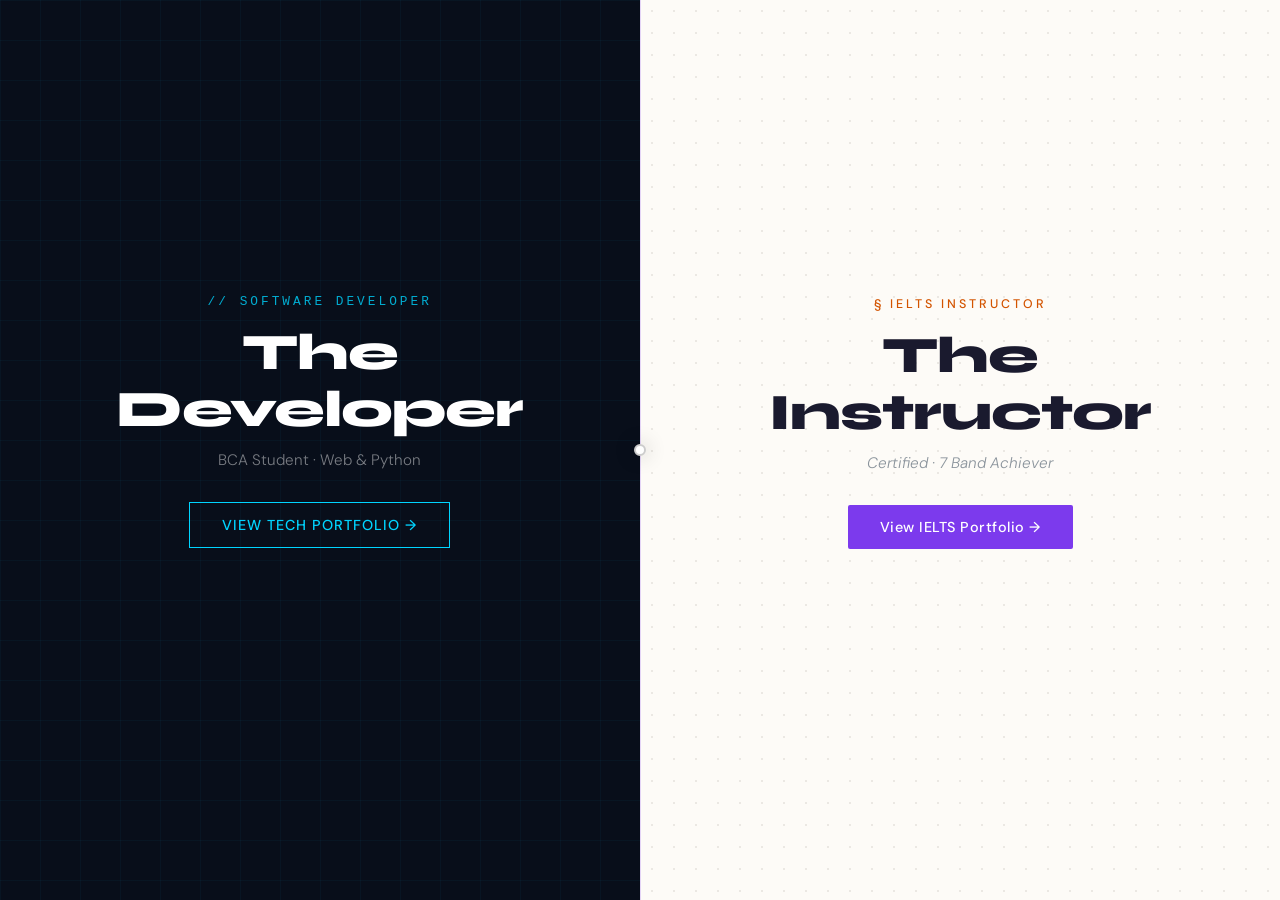
<file: index.html>
<!DOCTYPE html>
<html lang="en">
<head>
    <meta charset="UTF-8">
    <meta name="viewport" content="width=device-width, initial-scale=1.0">
    <title>Pratik Poudel | Developer & Instructor</title>
    <link href="https://fonts.googleapis.com/css2?family=Syne:wght@400;700;800&family=DM+Sans:wght@300;400;500&display=swap" rel="stylesheet">
    <style>
        :root {
            --tech-bg: #080e1a;
            --tech-accent: #00d4ff;
            --ielts-bg: #fdfbf7;
            --ielts-accent: #7c3aed;
            --ielts-orange: #d35400;
        }

        * { box-sizing: border-box; margin: 0; padding: 0; }

        body {
            height: 100vh;
            overflow: hidden;
            display: flex;
            font-family: 'DM Sans', sans-serif;
        }

        .container {
            display: flex;
            width: 100%;
            height: 100%;
        }

        .split {
            flex: 1;
            display: flex;
            flex-direction: column;
            justify-content: center;
            align-items: center;
            transition: flex 0.6s cubic-bezier(0.77, 0, 0.175, 1);
            position: relative;
            cursor: pointer;
            text-decoration: none;
            overflow: hidden;
        }

        /* ---- Tech Side ---- */
        .left {
            background-color: var(--tech-bg);
            color: white;
        }

        .left-bg-grid {
            position: absolute;
            inset: 0;
            background-image:
                linear-gradient(rgba(0,212,255,0.04) 1px, transparent 1px),
                linear-gradient(90deg, rgba(0,212,255,0.04) 1px, transparent 1px);
            background-size: 40px 40px;
            transition: opacity 0.4s;
        }

        .left:hover .left-bg-grid { opacity: 2; }

        .left-glow {
            position: absolute;
            width: 400px;
            height: 400px;
            background: radial-gradient(circle, rgba(0,212,255,0.12) 0%, transparent 70%);
            border-radius: 50%;
            top: 50%;
            left: 50%;
            transform: translate(-50%, -50%) scale(0.8);
            transition: transform 0.6s ease, opacity 0.4s;
            opacity: 0;
        }
        .left:hover .left-glow { transform: translate(-50%, -50%) scale(1.4); opacity: 1; }

        .left-content { position: relative; z-index: 2; text-align: center; padding: 40px; }

        .left .tag {
            font-family: 'Courier New', monospace;
            font-size: 0.8rem;
            color: var(--tech-accent);
            letter-spacing: 3px;
            text-transform: uppercase;
            margin-bottom: 16px;
            opacity: 0.8;
        }

        .left h1 {
            font-family: 'Syne', sans-serif;
            font-size: clamp(2.2rem, 4vw, 3.5rem);
            font-weight: 800;
            letter-spacing: -1px;
            line-height: 1.1;
            margin-bottom: 12px;
        }

        .left .desc {
            font-size: 0.95rem;
            color: rgba(255,255,255,0.45);
            margin-bottom: 32px;
            font-weight: 300;
        }

        .btn-tech {
            display: inline-block;
            padding: 13px 32px;
            border: 1.5px solid var(--tech-accent);
            color: var(--tech-accent);
            font-family: 'DM Sans', sans-serif;
            font-weight: 500;
            font-size: 0.9rem;
            letter-spacing: 1px;
            text-transform: uppercase;
            transition: all 0.3s ease;
            position: relative;
            overflow: hidden;
        }

        .btn-tech::before {
            content: '';
            position: absolute;
            inset: 0;
            background: var(--tech-accent);
            transform: translateX(-100%);
            transition: transform 0.3s ease;
            z-index: -1;
        }

        .left:hover .btn-tech::before { transform: translateX(0); }
        .left:hover .btn-tech { color: var(--tech-bg); }

        .left .stack-icons {
            display: flex;
            gap: 16px;
            justify-content: center;
            margin-top: 28px;
            opacity: 0;
            transform: translateY(10px);
            transition: all 0.4s ease 0.1s;
        }
        .left:hover .stack-icons { opacity: 1; transform: translateY(0); }

        .stack-icons span {
            font-size: 0.72rem;
            padding: 5px 10px;
            border: 1px solid rgba(0,212,255,0.3);
            color: rgba(255,255,255,0.6);
            font-family: 'Courier New', monospace;
            border-radius: 3px;
        }

        /* ---- IELTS Side ---- */
        .right {
            background-color: var(--ielts-bg);
            color: #2c3e50;
            border-left: 1px solid rgba(124,58,237,0.2);
        }

        .right-texture {
            position: absolute;
            inset: 0;
            background-image: radial-gradient(#d8d4ce 1px, transparent 1px);
            background-size: 22px 22px;
            opacity: 0.5;
            transition: opacity 0.4s;
        }
        .right:hover .right-texture { opacity: 0.8; }

        .right-content { position: relative; z-index: 2; text-align: center; padding: 40px; }

        .right .tag {
            font-size: 0.78rem;
            color: var(--ielts-orange);
            letter-spacing: 3px;
            text-transform: uppercase;
            margin-bottom: 16px;
            font-weight: 500;
        }

        .right h1 {
            font-family: 'Syne', sans-serif;
            font-size: clamp(2.2rem, 4vw, 3.5rem);
            font-weight: 800;
            color: #1a1a2e;
            letter-spacing: -1px;
            line-height: 1.1;
            margin-bottom: 12px;
        }

        .right .desc {
            font-size: 0.95rem;
            color: rgba(44,62,80,0.55);
            margin-bottom: 32px;
            font-style: italic;
            font-weight: 300;
        }

        .btn-ielts {
            display: inline-block;
            padding: 13px 32px;
            background: var(--ielts-accent);
            color: white;
            font-family: 'DM Sans', sans-serif;
            font-weight: 500;
            font-size: 0.9rem;
            letter-spacing: 0.5px;
            transition: all 0.3s ease;
            border-radius: 2px;
        }

        .right:hover .btn-ielts {
            background: #5b21b6;
            transform: translateY(-2px);
            box-shadow: 0 10px 30px rgba(124,58,237,0.3);
        }

        .right .band-badges {
            display: flex;
            gap: 10px;
            justify-content: center;
            margin-top: 28px;
            opacity: 0;
            transform: translateY(10px);
            transition: all 0.4s ease 0.1s;
        }
        .right:hover .band-badges { opacity: 1; transform: translateY(0); }

        .band-badges span {
            font-size: 0.72rem;
            padding: 5px 10px;
            border: 1px solid rgba(124,58,237,0.3);
            color: var(--ielts-accent);
            border-radius: 20px;
            font-weight: 500;
        }

        /* ---- Divider Label ---- */
        .divider {
            position: fixed;
            left: 50%;
            top: 50%;
            transform: translate(-50%, -50%);
            z-index: 100;
            pointer-events: none;
        }

        .divider-dot {
            width: 12px;
            height: 12px;
            background: white;
            border-radius: 50%;
            border: 2px solid #ccc;
            box-shadow: 0 0 20px rgba(0,0,0,0.3);
        }

        /* ---- Hover expand ---- */
        .left:hover { flex: 1.6; }
        .right:hover { flex: 1.6; }

        /* ---- Mobile ---- */
        @media (max-width: 768px) {
            body { overflow: auto; }
            .container { flex-direction: column; }
            .split { height: 50vh; flex: none !important; }
            .stack-icons, .band-badges { opacity: 1; transform: none; }
        }
    </style>
</head>
<body>
    <div class="container">
        <a href="tech.html" class="split left">
            <div class="left-bg-grid"></div>
            <div class="left-glow"></div>
            <div class="left-content">
                <p class="tag">// Software Developer</p>
                <h1>The<br>Developer</h1>
                <p class="desc">BCA Student · Web & Python</p>
                <div class="btn-tech">View Tech Portfolio →</div>
                <div class="stack-icons">
                    <span>HTML</span>
                    <span>CSS</span>
                    <span>JS</span>
                    <span>Python</span>
                </div>
            </div>
        </a>

        <div class="divider"><div class="divider-dot"></div></div>

        <a href="ielts.html" class="split right">
            <div class="right-texture"></div>
            <div class="right-content">
                <p class="tag">§ IELTS Instructor</p>
                <h1>The<br>Instructor</h1>
                <p class="desc">Certified · 7 Band Achiever</p>
                <div class="btn-ielts">View IELTS Portfolio →</div>
                <div class="band-badges">
                    <span>Writing</span>
                    <span>Speaking</span>
                    <span>Reading</span>
                    <span>Listening</span>
                </div>
            </div>
        </a>
    </div>
</body>
</html>
</file>
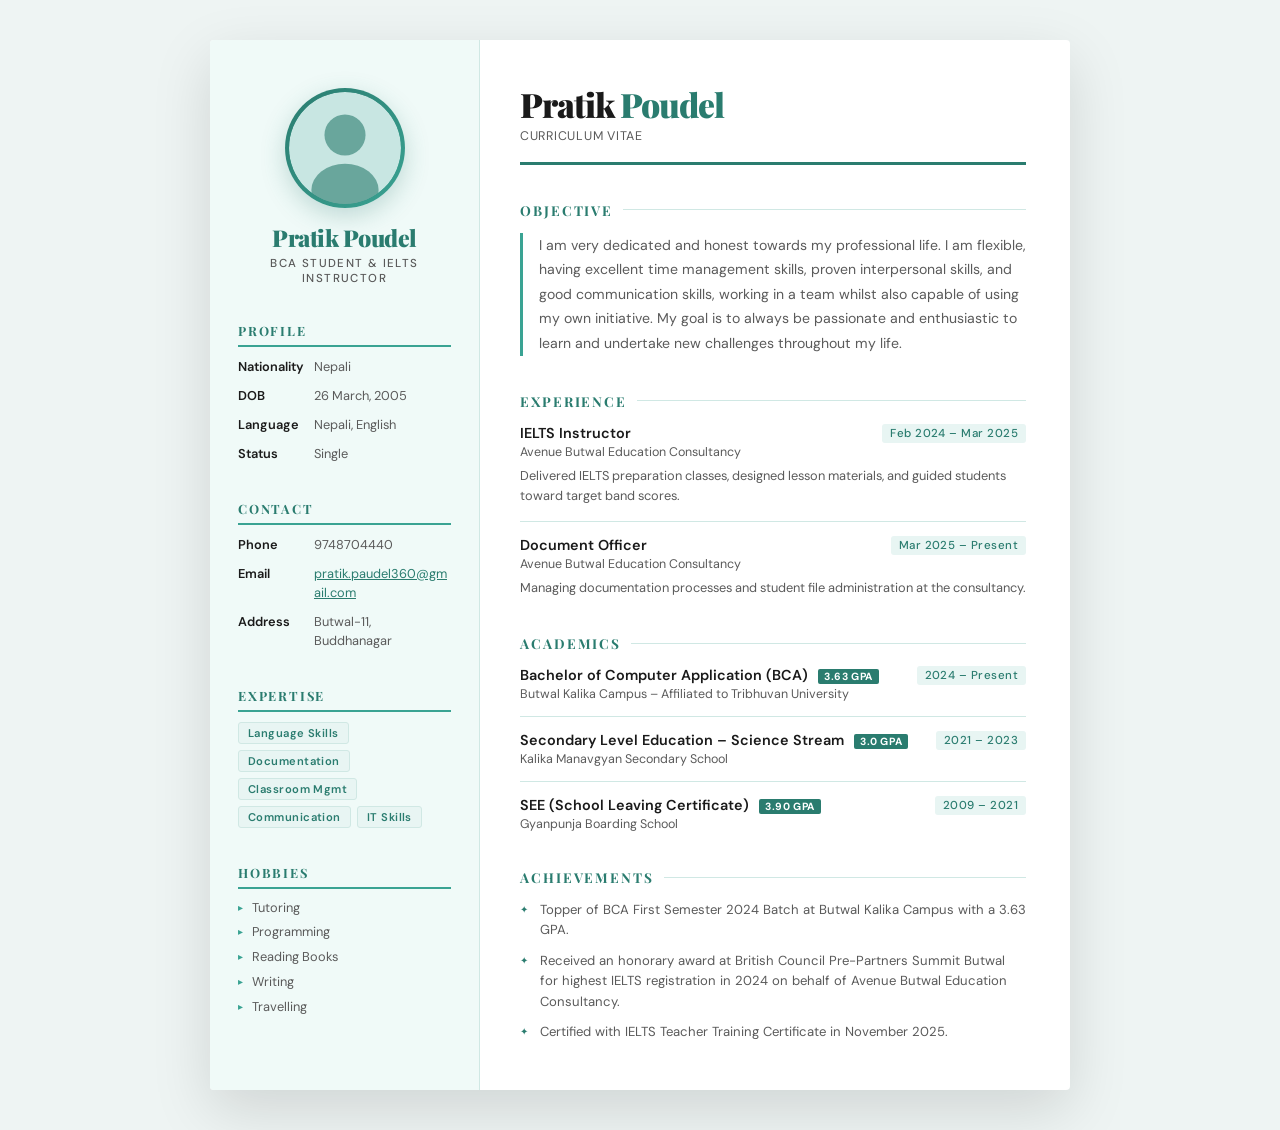
<file: CV.html>
<!DOCTYPE html>
<html lang="en">
<head>
  <meta charset="UTF-8" />
  <meta name="viewport" content="width=device-width, initial-scale=1.0"/>
  <title>CV – Pratik Poudel</title>
  <link href="https://fonts.googleapis.com/css2?family=Playfair+Display:wght@400;700;900&family=DM+Sans:wght@300;400;500;600&display=swap" rel="stylesheet"/>
  <style>
    *, *::before, *::after { box-sizing: border-box; margin: 0; padding: 0; }

    :root {
      --teal:       #2a7c6f;
      --teal-light: #3aa393;
      --teal-pale:  #e8f5f3;
      --ink:        #1a1a1a;
      --muted:      #5a5a5a;
      --rule:       #d0e8e4;
      --white:      #ffffff;
      --sidebar-bg: #f0faf8;
    }

    body {
      font-family: 'DM Sans', sans-serif;
      background: #eef4f3;
      color: var(--ink);
      min-height: 100vh;
      display: flex;
      justify-content: center;
      align-items: flex-start;
      padding: 40px 16px;
    }

    .page {
      background: var(--white);
      width: 860px;
      display: grid;
      grid-template-columns: 270px 1fr;
      box-shadow: 0 20px 60px rgba(0,0,0,0.13);
      border-radius: 4px;
      overflow: hidden;
      animation: fadeUp 0.6s ease both;
    }

    @keyframes fadeUp {
      from { opacity: 0; transform: translateY(24px); }
      to   { opacity: 1; transform: translateY(0); }
    }

    /* ── SIDEBAR ── */
    .sidebar {
      background: var(--sidebar-bg);
      padding: 48px 28px 48px 28px;
      display: flex;
      flex-direction: column;
      gap: 36px;
      border-right: 1px solid var(--rule);
    }

    .photo-wrap {
      display: flex;
      flex-direction: column;
      align-items: center;
      gap: 16px;
    }

    .photo-ring {
      width: 120px;
      height: 120px;
      border-radius: 50%;
      padding: 4px;
      background: linear-gradient(135deg, var(--teal), var(--teal-light));
      box-shadow: 0 8px 24px rgba(42,124,111,0.25);
    }

    .photo-ring img {
      width: 100%;
      height: 100%;
      border-radius: 50%;
      object-fit: cover;
      display: block;
      background: #cde8e4;
    }

    .name-block {
      text-align: center;
    }

    .name-block h1 {
      font-family: 'Playfair Display', serif;
      font-size: 1.45rem;
      font-weight: 900;
      color: var(--teal);
      line-height: 1.2;
      letter-spacing: -0.02em;
    }

    .name-block .role {
      font-size: 0.72rem;
      font-weight: 500;
      text-transform: uppercase;
      letter-spacing: 0.12em;
      color: var(--muted);
      margin-top: 4px;
    }

    /* sidebar section */
    .s-section { display: flex; flex-direction: column; gap: 10px; }

    .s-label {
      font-family: 'Playfair Display', serif;
      font-size: 0.8rem;
      font-weight: 700;
      text-transform: uppercase;
      letter-spacing: 0.14em;
      color: var(--teal);
      padding-bottom: 6px;
      border-bottom: 2px solid var(--teal-light);
    }

    .s-row {
      display: flex;
      gap: 8px;
      font-size: 0.8rem;
      color: var(--muted);
      line-height: 1.5;
    }

    .s-row .s-key {
      font-weight: 600;
      color: var(--ink);
      min-width: 68px;
      flex-shrink: 0;
    }

    .s-list {
      list-style: none;
      display: flex;
      flex-direction: column;
      gap: 7px;
    }

    .s-list li {
      font-size: 0.8rem;
      color: var(--muted);
      padding-left: 14px;
      position: relative;
      line-height: 1.4;
    }

    .s-list li::before {
      content: '▸';
      position: absolute;
      left: 0;
      color: var(--teal-light);
      font-size: 0.65rem;
      top: 2px;
    }

    .tag-cloud {
      display: flex;
      flex-wrap: wrap;
      gap: 6px;
    }

    .tag {
      background: var(--teal-pale);
      color: var(--teal);
      border: 1px solid var(--rule);
      border-radius: 3px;
      font-size: 0.7rem;
      font-weight: 600;
      padding: 3px 9px;
      letter-spacing: 0.04em;
    }

    /* ── MAIN ── */
    .main {
      padding: 48px 44px 48px 40px;
      display: flex;
      flex-direction: column;
      gap: 36px;
    }

    .top-bar {
      display: flex;
      flex-direction: column;
      gap: 6px;
      border-bottom: 3px solid var(--teal);
      padding-bottom: 18px;
    }

    .top-bar h2 {
      font-family: 'Playfair Display', serif;
      font-size: 2.1rem;
      font-weight: 900;
      color: var(--ink);
      letter-spacing: -0.03em;
      line-height: 1;
    }

    .top-bar h2 span { color: var(--teal); }

    .top-bar .subtitle {
      font-size: 0.78rem;
      color: var(--muted);
      font-weight: 400;
      letter-spacing: 0.06em;
      text-transform: uppercase;
    }

    /* main section */
    .m-section { display: flex; flex-direction: column; gap: 14px; }

    .m-label {
      font-family: 'Playfair Display', serif;
      font-size: 0.85rem;
      font-weight: 700;
      text-transform: uppercase;
      letter-spacing: 0.14em;
      color: var(--teal);
      display: flex;
      align-items: center;
      gap: 10px;
    }

    .m-label::after {
      content: '';
      flex: 1;
      height: 1px;
      background: var(--rule);
    }

    /* objective */
    .objective-text {
      font-size: 0.88rem;
      line-height: 1.75;
      color: var(--muted);
      border-left: 3px solid var(--teal-light);
      padding-left: 16px;
    }

    /* entry */
    .entry {
      display: grid;
      grid-template-columns: 1fr auto;
      gap: 2px 16px;
    }

    .entry-title {
      font-size: 0.9rem;
      font-weight: 600;
      color: var(--ink);
    }

    .entry-sub {
      font-size: 0.78rem;
      color: var(--muted);
      margin-top: 2px;
    }

    .entry-date {
      font-size: 0.72rem;
      font-weight: 500;
      color: var(--teal);
      background: var(--teal-pale);
      border-radius: 3px;
      padding: 2px 8px;
      white-space: nowrap;
      align-self: start;
      letter-spacing: 0.04em;
    }

    .entry-desc {
      grid-column: 1 / -1;
      font-size: 0.8rem;
      color: var(--muted);
      line-height: 1.6;
      margin-top: 4px;
    }

    /* achievement */
    .ach-list {
      list-style: none;
      display: flex;
      flex-direction: column;
      gap: 10px;
    }

    .ach-list li {
      font-size: 0.82rem;
      color: var(--muted);
      padding-left: 20px;
      position: relative;
      line-height: 1.55;
    }

    .ach-list li::before {
      content: '✦';
      position: absolute;
      left: 0;
      color: var(--teal);
      font-size: 0.6rem;
      top: 3px;
    }

    /* gpa badge */
    .gpa {
      display: inline-block;
      background: var(--teal);
      color: white;
      font-size: 0.65rem;
      font-weight: 700;
      letter-spacing: 0.06em;
      border-radius: 2px;
      padding: 1px 6px;
      margin-left: 6px;
      vertical-align: middle;
    }

    .divider { border: none; border-top: 1px solid var(--rule); }

    @media print {
      body { background: white; padding: 0; }
      .page { box-shadow: none; border-radius: 0; width: 100%; }
    }
  </style>
</head>
<body>
<div class="page">

  <!-- ── SIDEBAR ── -->
  <aside class="sidebar">

    <div class="photo-wrap">
      <div class="photo-ring">
        <!-- Placeholder silhouette since the original photo cannot be embedded -->
        <svg viewBox="0 0 120 120" xmlns="http://www.w3.org/2000/svg" style="width:100%;height:100%;border-radius:50%;">
          <rect width="120" height="120" fill="#c8e6e2" rx="60"/>
          <circle cx="60" cy="46" r="22" fill="#2a7c6f" opacity="0.6"/>
          <ellipse cx="60" cy="105" rx="36" ry="28" fill="#2a7c6f" opacity="0.6"/>
        </svg>
      </div>
      <div class="name-block">
        <h1>Pratik Poudel</h1>
        <div class="role">BCA Student &amp; IELTS Instructor</div>
      </div>
    </div>

    <!-- PROFILE -->
    <div class="s-section">
      <div class="s-label">Profile</div>
      <div class="s-row"><span class="s-key">Nationality</span> Nepali</div>
      <div class="s-row"><span class="s-key">DOB</span> 26 March, 2005</div>
      <div class="s-row"><span class="s-key">Language</span> Nepali, English</div>
      <div class="s-row"><span class="s-key">Status</span> Single</div>
    </div>

    <!-- CONTACT -->
    <div class="s-section">
      <div class="s-label">Contact</div>
      <div class="s-row"><span class="s-key">Phone</span> 9748704440</div>
      <div class="s-row"><span class="s-key">Email</span> <a href="mailto:pratik.paudel360@gmail.com" style="color:var(--teal);word-break:break-all;">pratik.paudel360@gmail.com</a></div>
      <div class="s-row"><span class="s-key">Address</span> Butwal-11, Buddhanagar</div>
    </div>

    <!-- EXPERTISE -->
    <div class="s-section">
      <div class="s-label">Expertise</div>
      <div class="tag-cloud">
        <span class="tag">Language Skills</span>
        <span class="tag">Documentation</span>
        <span class="tag">Classroom Mgmt</span>
        <span class="tag">Communication</span>
        <span class="tag">IT Skills</span>
      </div>
    </div>

    <!-- HOBBIES -->
    <div class="s-section">
      <div class="s-label">Hobbies</div>
      <ul class="s-list">
        <li>Tutoring</li>
        <li>Programming</li>
        <li>Reading Books</li>
        <li>Writing</li>
        <li>Travelling</li>
      </ul>
    </div>

  </aside>

  <!-- ── MAIN ── -->
  <main class="main">

    <div class="top-bar">
      <h2>Pratik <span>Poudel</span></h2>
      <div class="subtitle">Curriculum Vitae</div>
    </div>

    <!-- OBJECTIVE -->
    <div class="m-section">
      <div class="m-label">Objective</div>
      <p class="objective-text">
        I am very dedicated and honest towards my professional life. I am flexible, having
        excellent time management skills, proven interpersonal skills, and good communication
        skills, working in a team whilst also capable of using my own initiative. My goal is
        to always be passionate and enthusiastic to learn and undertake new challenges
        throughout my life.
      </p>
    </div>

    <!-- EXPERIENCE -->
    <div class="m-section">
      <div class="m-label">Experience</div>

      <div class="entry">
        <div>
          <div class="entry-title">IELTS Instructor</div>
          <div class="entry-sub">Avenue Butwal Education Consultancy</div>
        </div>
        <div class="entry-date">Feb 2024 – Mar 2025</div>
        <p class="entry-desc">Delivered IELTS preparation classes, designed lesson materials, and guided students toward target band scores.</p>
      </div>

      <hr class="divider"/>

      <div class="entry">
        <div>
          <div class="entry-title">Document Officer</div>
          <div class="entry-sub">Avenue Butwal Education Consultancy</div>
        </div>
        <div class="entry-date">Mar 2025 – Present</div>
        <p class="entry-desc">Managing documentation processes and student file administration at the consultancy.</p>
      </div>
    </div>

    <!-- ACADEMICS -->
    <div class="m-section">
      <div class="m-label">Academics</div>

      <div class="entry">
        <div>
          <div class="entry-title">Bachelor of Computer Application (BCA) <span class="gpa">3.63 GPA</span></div>
          <div class="entry-sub">Butwal Kalika Campus – Affiliated to Tribhuvan University</div>
        </div>
        <div class="entry-date">2024 – Present</div>
      </div>

      <hr class="divider"/>

      <div class="entry">
        <div>
          <div class="entry-title">Secondary Level Education – Science Stream <span class="gpa">3.0 GPA</span></div>
          <div class="entry-sub">Kalika Manavgyan Secondary School</div>
        </div>
        <div class="entry-date">2021 – 2023</div>
      </div>

      <hr class="divider"/>

      <div class="entry">
        <div>
          <div class="entry-title">SEE (School Leaving Certificate) <span class="gpa">3.90 GPA</span></div>
          <div class="entry-sub">Gyanpunja Boarding School</div>
        </div>
        <div class="entry-date">2009 – 2021</div>
      </div>
    </div>

    <!-- ACHIEVEMENTS -->
    <div class="m-section">
      <div class="m-label">Achievements</div>
      <ul class="ach-list">
        <li>Topper of BCA First Semester 2024 Batch at Butwal Kalika Campus with a 3.63 GPA.</li>
        <li>Received an honorary award at British Council Pre-Partners Summit Butwal for highest IELTS registration in 2024 on behalf of Avenue Butwal Education Consultancy.</li>
        <li>Certified with IELTS Teacher Training Certificate in November 2025.</li>
      </ul>
    </div>

  </main>
</div>
</body>
</html>
</file>
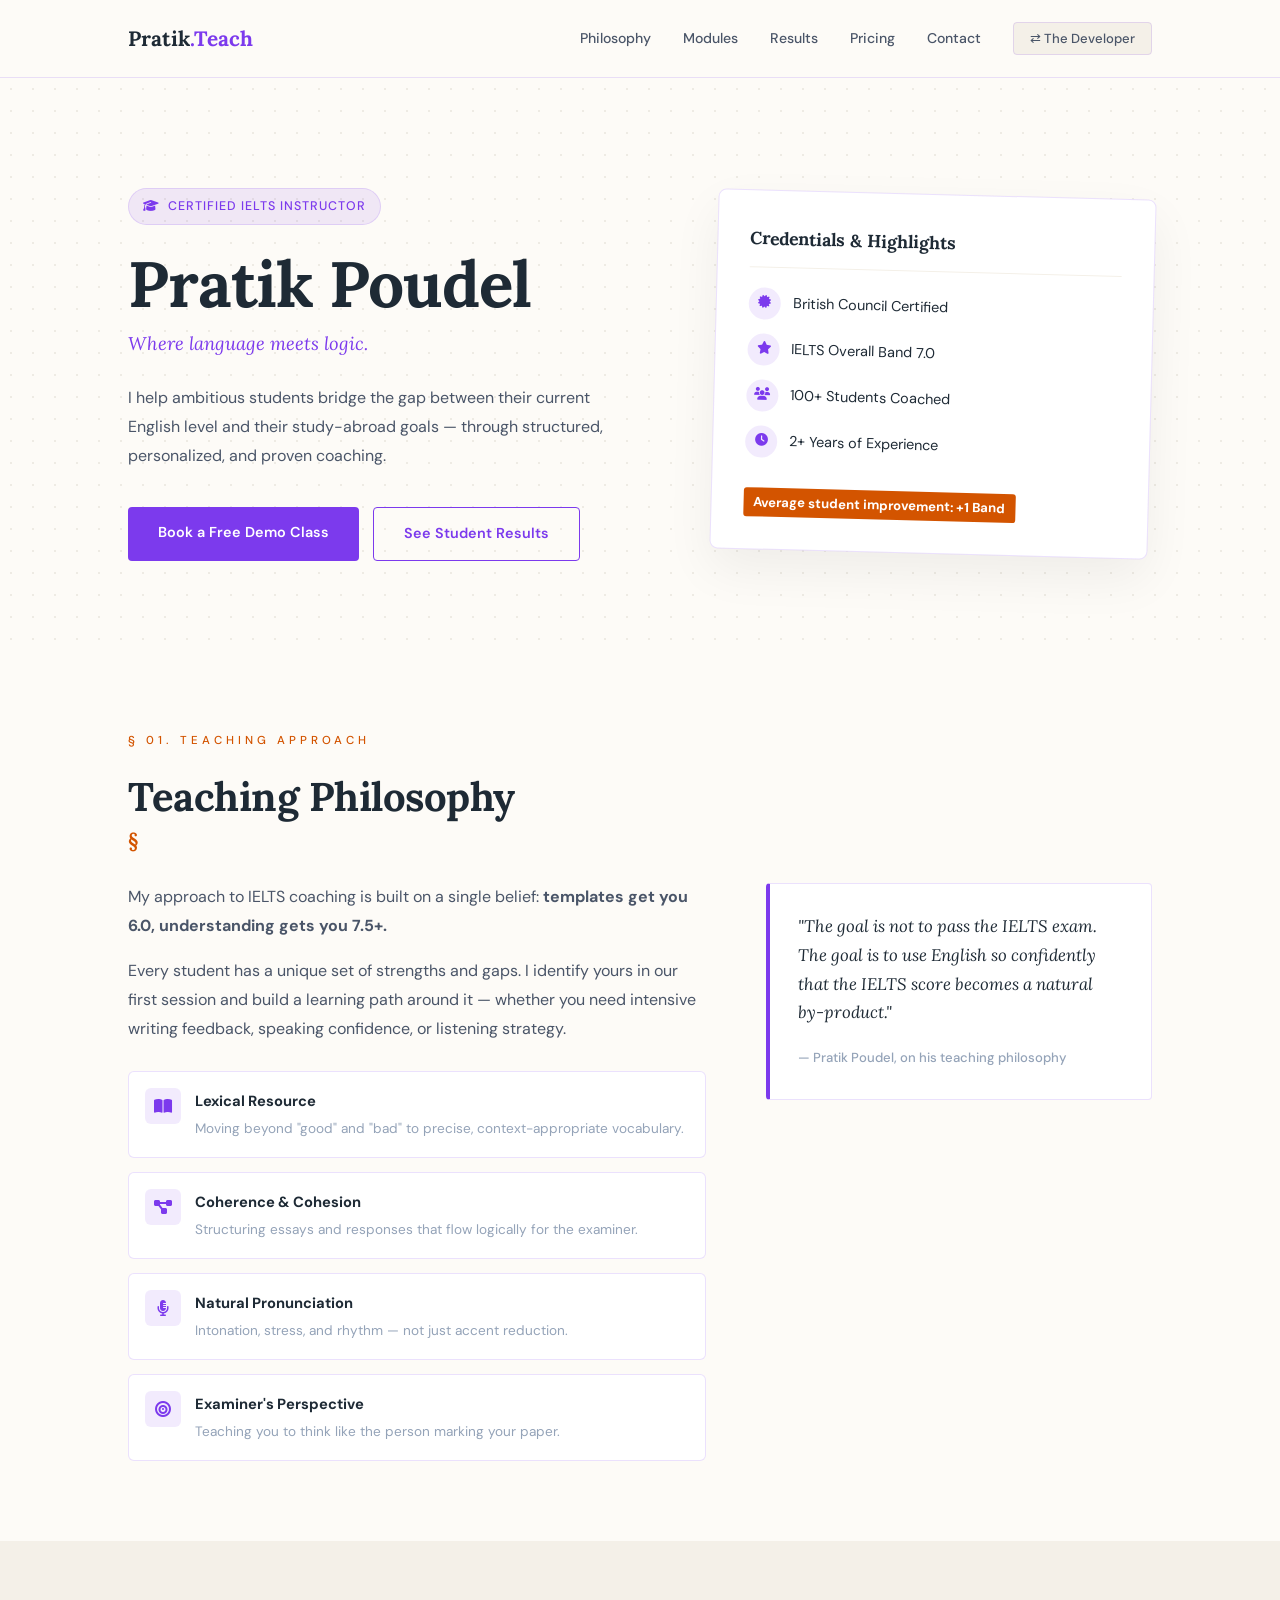
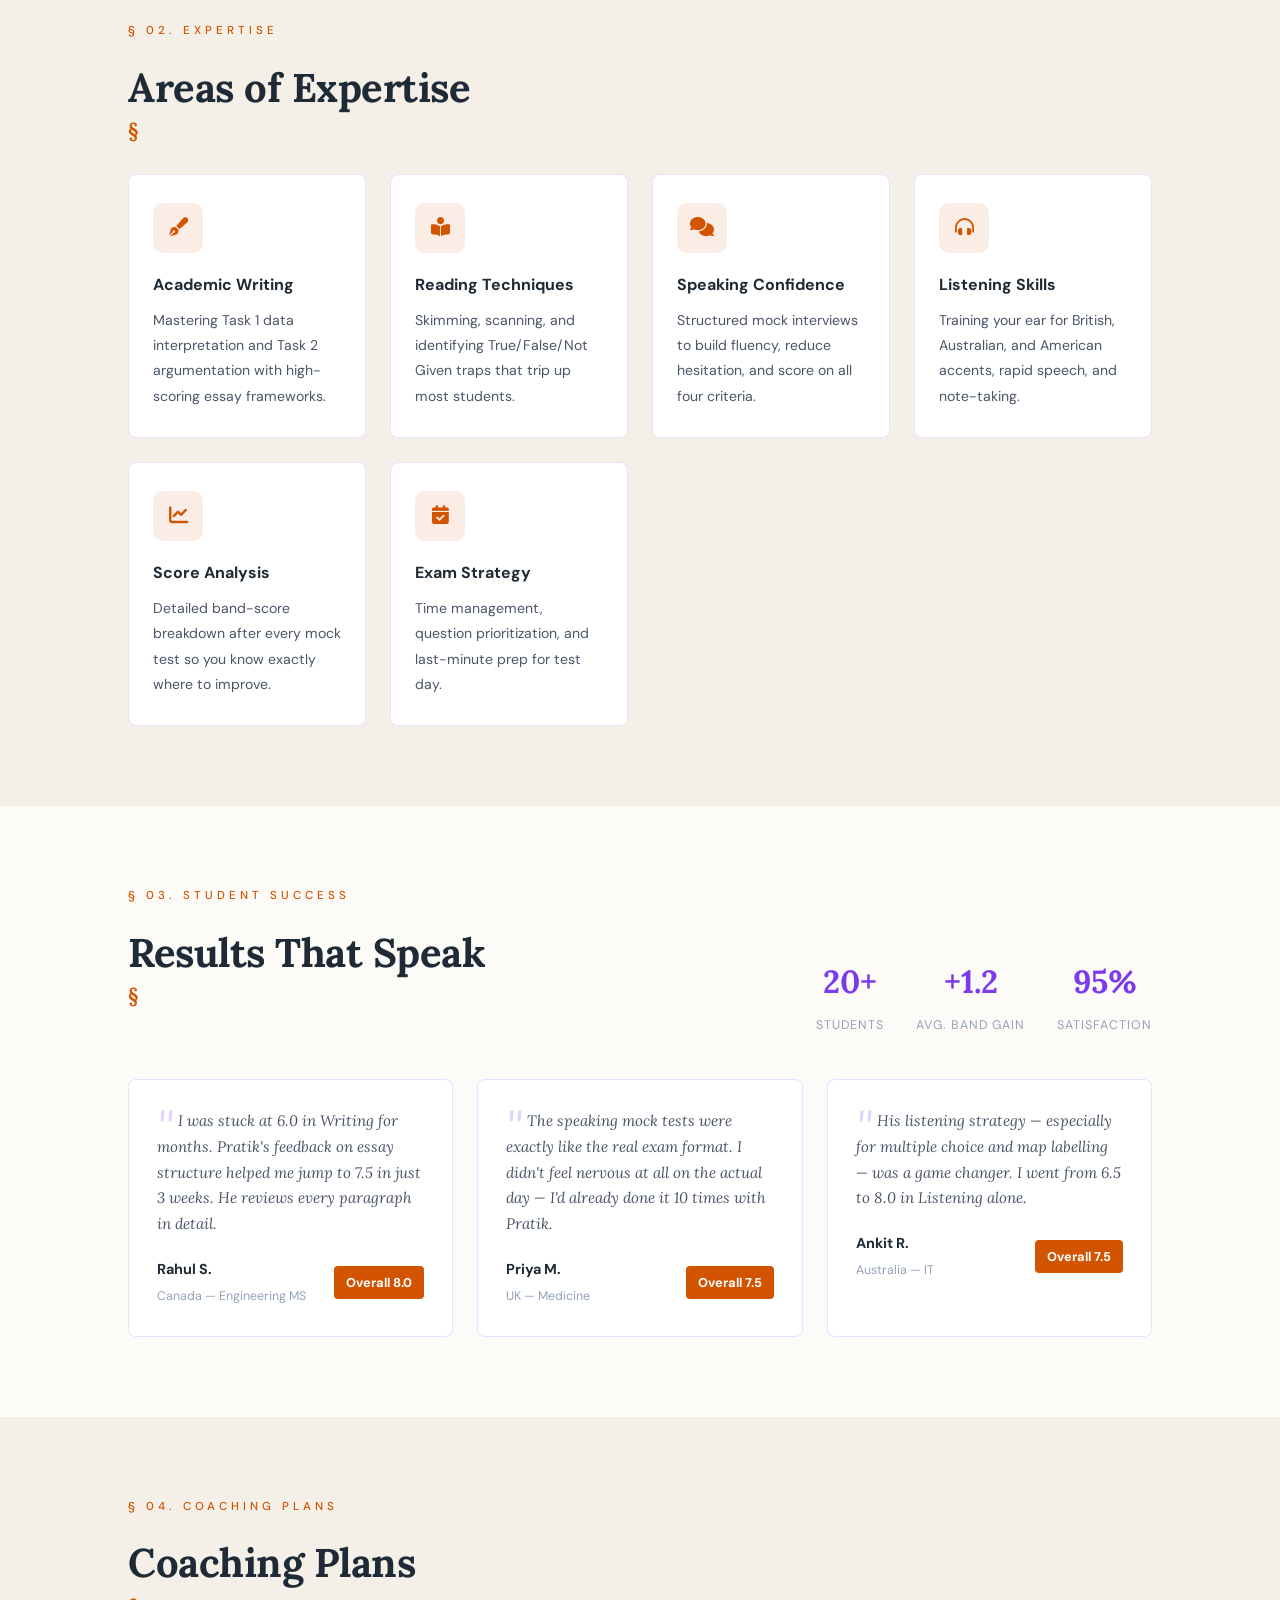
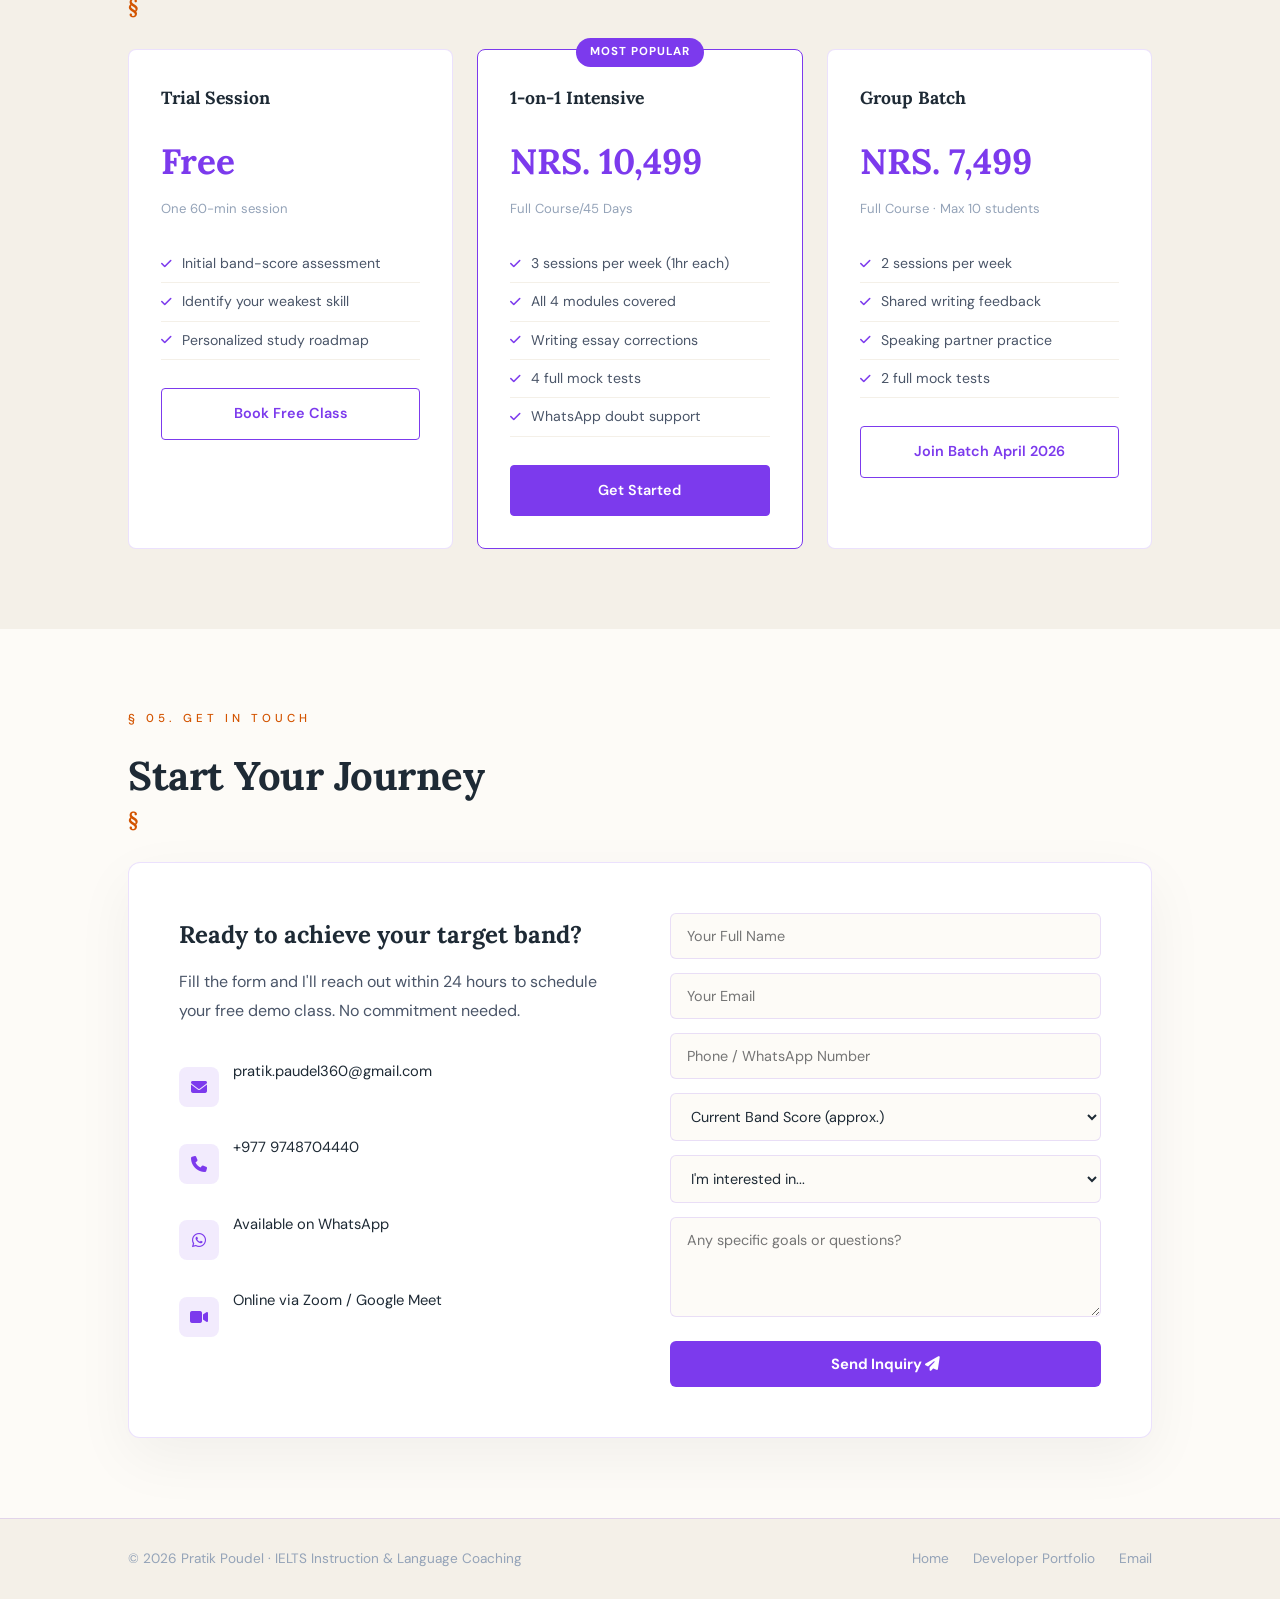
<file: ielts.html>
<!DOCTYPE html>
<html lang="en">
<head>
    <meta charset="UTF-8">
    <meta name="viewport" content="width=device-width, initial-scale=1.0">
    <title>Pratik Poudel | IELTS Instructor</title>
    <link rel="stylesheet" href="https://cdnjs.cloudflare.com/ajax/libs/font-awesome/6.4.0/css/all.min.css">
    <link href="https://fonts.googleapis.com/css2?family=Lora:ital,wght@0,400;0,600;0,700;1,400;1,600&family=DM+Sans:wght@300;400;500&display=swap" rel="stylesheet">

    <style>
        :root {
            --primary: #7c3aed;
            --primary-light: rgba(124,58,237,0.1);
            --primary-glow: rgba(124,58,237,0.25);
            --paper: #fdfbf7;
            --paper-dark: #f4f0e8;
            --text: #1e2a35;
            --text-mid: #4a5568;
            --text-light: #94a3b8;
            --accent: #d35400;
            --accent-light: rgba(211,84,0,0.1);
            --white: #ffffff;
            --border: rgba(124,58,237,0.15);
        }

        * { margin: 0; padding: 0; box-sizing: border-box; }

        html { scroll-behavior: smooth; }

        body {
            background-color: var(--paper);
            color: var(--text);
            font-family: 'DM Sans', sans-serif;
            line-height: 1.8;
        }

        ::-webkit-scrollbar { width: 4px; }
        ::-webkit-scrollbar-track { background: var(--paper); }
        ::-webkit-scrollbar-thumb { background: var(--primary); border-radius: 2px; }

        h1, h2, h3, h4 { font-family: 'Lora', serif; }

        a { text-decoration: none; color: inherit; }
        ul { list-style: none; }

        /* ---- Navbar ---- */
        nav {
            padding: 20px 10%;
            display: flex;
            justify-content: space-between;
            align-items: center;
            border-bottom: 1px solid var(--border);
            background: rgba(253,251,247,0.92);
            backdrop-filter: blur(10px);
            position: sticky;
            top: 0;
            z-index: 1000;
        }

        .logo {
            font-family: 'Lora', serif;
            font-size: 1.3rem;
            font-weight: 700;
            color: var(--text);
        }
        .logo span { color: var(--primary); }

        .nav-links {
            display: flex;
            gap: 32px;
            align-items: center;
        }

        .nav-links a {
            font-size: 0.88rem;
            color: var(--text-mid);
            font-weight: 500;
            transition: color 0.2s;
        }
        .nav-links a:hover { color: var(--primary); }

        .back-btn {
            background: var(--paper-dark);
            border: 1px solid var(--border);
            color: var(--text-mid) !important;
            padding: 7px 16px;
            border-radius: 4px;
            font-size: 0.82rem !important;
            transition: all 0.2s !important;
        }
        .back-btn:hover { border-color: var(--primary) !important; color: var(--primary) !important; }

        .nav-hamburger { display: none; cursor: pointer; font-size: 1.3rem; color: var(--text); }

        /* ---- Hero ---- */
        .hero {
            padding: 110px 10% 90px;
            position: relative;
            overflow: hidden;
        }

        .hero-texture {
            position: absolute;
            inset: 0;
            background-image: radial-gradient(#d8d2c8 1px, transparent 1px);
            background-size: 22px 22px;
            opacity: 0.4;
        }

        .hero-inner {
            position: relative;
            z-index: 2;
            display: grid;
            grid-template-columns: 1.2fr 1fr;
            gap: 60px;
            align-items: center;
            max-width: 1100px;
        }

        

        .hero-tag {
            display: inline-flex;
            align-items: center;
            gap: 8px;
            background: var(--primary-light);
            color: var(--primary);
            padding: 6px 14px;
            border-radius: 20px;
            font-size: 0.78rem;
            font-weight: 500;
            letter-spacing: 1px;
            text-transform: uppercase;
            margin-bottom: 24px;
            border: 1px solid var(--border);
        }

        .hero h1 {
            font-size: clamp(2.5rem, 5vw, 4rem);
            font-weight: 700;
            line-height: 1.1;
            color: var(--text);
            letter-spacing: -1px;
            margin-bottom: 8px;
        }

        .hero-subtitle {
            font-family: 'Lora', serif;
            font-size: 1.15rem;
            color: var(--primary);
            font-style: italic;
            margin-bottom: 24px;
        }

        .hero-desc {
            font-size: 1rem;
            color: var(--text-mid);
            max-width: 480px;
            margin-bottom: 36px;
            line-height: 1.8;
        }

        .hero-cta { display: flex; gap: 14px; flex-wrap: wrap; }

        .btn {
            padding: 13px 30px;
            font-weight: 600;
            font-size: 0.9rem;
            transition: all 0.3s ease;
            display: inline-block;
            cursor: pointer;
            font-family: 'DM Sans', sans-serif;
            border-radius: 4px;
        }

        .btn-primary {
            background: var(--primary);
            color: white;
        }
        .btn-primary:hover {
            background: #5b21b6;
            transform: translateY(-2px);
            box-shadow: 0 10px 30px var(--primary-glow);
        }

        .btn-outline {
            border: 1.5px solid var(--primary);
            color: var(--primary);
        }
        .btn-outline:hover {
            background: var(--primary-light);
            transform: translateY(-2px);
        }

        /* Credential card */
        .hero-card {
            background: var(--white);
            border: 1px solid var(--border);
            padding: 32px;
            border-radius: 8px;
            box-shadow: 0 20px 50px rgba(0,0,0,0.06);
            transform: rotate(1.5deg);
            transition: transform 0.3s;
        }
        .hero-card:hover { transform: rotate(0deg); }

        .hero-card-title {
            font-family: 'Lora', serif;
            font-size: 1.1rem;
            font-weight: 700;
            color: var(--text);
            margin-bottom: 20px;
            padding-bottom: 12px;
            border-bottom: 1px solid var(--paper-dark);
        }

        .cred-item {
            display: flex;
            align-items: center;
            gap: 12px;
            margin-bottom: 14px;
            font-size: 0.9rem;
        }

        .cred-icon {
            width: 32px;
            height: 32px;
            background: var(--primary-light);
            border-radius: 50%;
            display: flex;
            align-items: center;
            justify-content: center;
            color: var(--primary);
            font-size: 0.8rem;
            flex-shrink: 0;
        }

        .band-highlight {
            display: inline-block;
            background: var(--accent);
            color: white;
            padding: 3px 10px;
            border-radius: 3px;
            font-size: 0.82rem;
            font-weight: 700;
            margin-top: 16px;
        }

        /* ---- Section Base ---- */
        .section { padding: 80px 10%; }
        .section-alt { background: var(--paper-dark); }

        .section-label {
            font-size: 0.72rem;
            color: var(--accent);
            letter-spacing: 4px;
            text-transform: uppercase;
            font-weight: 500;
            display: block;
            margin-bottom: 10px;
        }

        .section-title {
            font-family: 'Lora', serif;
            font-size: clamp(1.8rem, 3.5vw, 2.5rem);
            font-weight: 700;
            color: var(--text);
            margin-bottom: 50px;
            position: relative;
            display: inline-block;
            letter-spacing: -0.5px;
        }

        .section-title::after {
            content: '§';
            display: block;
            font-size: 1.2rem;
            color: var(--accent);
            position: absolute;
            bottom: -24px;
            left: 0;
        }

        /* ---- Philosophy ---- */
        .philosophy-grid {
            display: grid;
            grid-template-columns: 1.5fr 1fr;
            gap: 60px;
            align-items: start;
        }

        .philosophy-text p {
            color: var(--text-mid);
            margin-bottom: 16px;
        }

        .philosophy-pillars {
            margin-top: 28px;
            display: flex;
            flex-direction: column;
            gap: 14px;
        }

        .pillar {
            display: flex;
            gap: 14px;
            align-items: flex-start;
            padding: 16px;
            background: var(--white);
            border: 1px solid var(--border);
            border-radius: 6px;
            transition: border-color 0.3s, transform 0.3s;
        }
        .pillar:hover { border-color: var(--primary); transform: translateX(4px); }

        .pillar-icon {
            width: 36px;
            height: 36px;
            background: var(--primary-light);
            border-radius: 6px;
            display: flex;
            align-items: center;
            justify-content: center;
            color: var(--primary);
            flex-shrink: 0;
        }

        .pillar h4 {
            font-family: 'DM Sans', sans-serif;
            font-weight: 700;
            font-size: 0.92rem;
            color: var(--text);
            margin-bottom: 2px;
        }
        .pillar p { font-size: 0.85rem; color: var(--text-light); margin: 0; }

        .quote-box {
            background: var(--white);
            border: 1px solid var(--border);
            border-left: 4px solid var(--primary);
            padding: 28px;
            border-radius: 4px;
        }

        .quote-box blockquote {
            font-family: 'Lora', serif;
            font-style: italic;
            font-size: 1.05rem;
            color: var(--text);
            line-height: 1.7;
            margin-bottom: 16px;
        }

        .quote-author {
            font-size: 0.82rem;
            color: var(--text-light);
            font-weight: 500;
        }

        /* ---- Modules ---- */
        .modules-grid {
            display: grid;
            grid-template-columns: repeat(auto-fit, minmax(220px, 1fr));
            gap: 24px;
        }

        .module-card {
            background: var(--white);
            padding: 28px 24px;
            border: 1px solid var(--border);
            border-radius: 8px;
            transition: all 0.3s ease;
            position: relative;
            overflow: hidden;
        }

        .module-card::after {
            content: '';
            position: absolute;
            bottom: 0;
            left: 0;
            right: 0;
            height: 2px;
            background: linear-gradient(90deg, var(--primary), var(--accent));
            transform: scaleX(0);
            transition: transform 0.3s;
        }

        .module-card:hover {
            transform: translateY(-5px);
            box-shadow: 0 16px 40px rgba(0,0,0,0.08);
        }
        .module-card:hover::after { transform: scaleX(1); }

        .module-icon {
            width: 50px;
            height: 50px;
            background: var(--accent-light);
            border-radius: 10px;
            display: flex;
            align-items: center;
            justify-content: center;
            color: var(--accent);
            font-size: 1.2rem;
            margin-bottom: 18px;
        }

        .module-card h3 {
            font-family: 'DM Sans', sans-serif;
            font-weight: 700;
            font-size: 1rem;
            color: var(--text);
            margin-bottom: 8px;
        }

        .module-card p { font-size: 0.88rem; color: var(--text-mid); }

        /* ---- Results ---- */
        .results-header {
            display: flex;
            justify-content: space-between;
            align-items: flex-end;
            margin-bottom: 40px;
            flex-wrap: wrap;
            gap: 20px;
        }

        .results-stats {
            display: flex;
            gap: 32px;
        }

        .r-stat { text-align: center; }
        .r-stat-num {
            font-family: 'Lora', serif;
            font-size: 2rem;
            font-weight: 700;
            color: var(--primary);
            display: block;
        }
        .r-stat-label { font-size: 0.78rem; color: var(--text-light); text-transform: uppercase; letter-spacing: 1px; }

        .stories-grid {
            display: grid;
            grid-template-columns: repeat(auto-fit, minmax(300px, 1fr));
            gap: 24px;
        }

        .story-card {
            background: var(--white);
            border: 1px solid var(--border);
            border-radius: 8px;
            padding: 28px;
            transition: all 0.3s;
            position: relative;
        }

        .story-card:hover {
            transform: translateY(-4px);
            box-shadow: 0 16px 40px rgba(0,0,0,0.07);
            border-color: var(--primary);
        }

        .story-quote {
            font-family: 'Lora', serif;
            font-style: italic;
            font-size: 0.95rem;
            color: var(--text-mid);
            line-height: 1.7;
            margin-bottom: 20px;
        }

        .story-quote::before {
            content: '"';
            font-size: 3rem;
            color: var(--primary);
            opacity: 0.2;
            line-height: 0;
            vertical-align: -1.2rem;
            margin-right: 4px;
        }

        .story-meta { display: flex; justify-content: space-between; align-items: center; }

        .story-name {
            font-weight: 700;
            font-size: 0.9rem;
            color: var(--text);
        }
        .story-dest { font-size: 0.78rem; color: var(--text-light); margin-top: 2px; }

        .band-badge {
            background: var(--accent);
            color: white;
            padding: 5px 12px;
            border-radius: 4px;
            font-size: 0.8rem;
            font-weight: 700;
            white-space: nowrap;
        }

        /* ---- Pricing ---- */
        .pricing-grid {
            display: grid;
            grid-template-columns: repeat(auto-fit, minmax(260px, 1fr));
            gap: 24px;
        }

        .pricing-card {
            background: var(--white);
            border: 1px solid var(--border);
            border-radius: 8px;
            padding: 32px;
            transition: all 0.3s;
        }

        .pricing-card.featured {
            border-color: var(--primary);
            position: relative;
        }

        .pricing-card.featured::before {
            content: 'Most Popular';
            position: absolute;
            top: -12px;
            left: 50%;
            transform: translateX(-50%);
            background: var(--primary);
            color: white;
            font-size: 0.72rem;
            font-weight: 700;
            padding: 4px 14px;
            border-radius: 20px;
            letter-spacing: 1px;
            text-transform: uppercase;
        }

        .pricing-card:hover {
            transform: translateY(-4px);
            box-shadow: 0 16px 40px rgba(0,0,0,0.07);
        }

        .plan-name {
            font-family: 'Lora', serif;
            font-size: 1.1rem;
            font-weight: 700;
            color: var(--text);
            margin-bottom: 16px;
        }

        .plan-price {
            font-family: 'Lora', serif;
            font-size: 2.2rem;
            font-weight: 700;
            color: var(--primary);
            margin-bottom: 4px;
        }

        .plan-duration { font-size: 0.82rem; color: var(--text-light); margin-bottom: 24px; }

        .plan-features { margin-bottom: 28px; }

        .plan-feature {
            display: flex;
            align-items: center;
            gap: 10px;
            font-size: 0.88rem;
            color: var(--text-mid);
            padding: 6px 0;
            border-bottom: 1px solid var(--paper-dark);
        }

        .plan-feature i { color: var(--primary); font-size: 0.75rem; }

        .btn-plan {
            width: 100%;
            text-align: center;
            padding: 12px;
            border: 1.5px solid var(--primary);
            color: var(--primary);
            border-radius: 4px;
            font-weight: 600;
            font-family: 'DM Sans', sans-serif;
            font-size: 0.9rem;
            transition: all 0.3s;
            display: block;
        }

        .btn-plan:hover, .pricing-card.featured .btn-plan {
            background: var(--primary);
            color: white;
        }
        .pricing-card.featured .btn-plan:hover { background: #5b21b6; }

        /* ---- Contact ---- */
        .contact-box {
            display: grid;
            grid-template-columns: 1fr 1fr;
            gap: 60px;
            background: var(--white);
            border: 1px solid var(--border);
            border-radius: 12px;
            padding: 50px;
            box-shadow: 0 20px 60px rgba(0,0,0,0.05);
        }

        .contact-left h3 {
            font-size: 1.5rem;
            font-weight: 700;
            color: var(--text);
            margin-bottom: 12px;
        }

        .contact-left p { color: var(--text-mid); margin-bottom: 32px; }

        .contact-detail {
            display: flex;
            align-items: center;
            gap: 14px;
            margin-bottom: 18px;
        }

        .contact-detail-icon {
            width: 40px;
            height: 40px;
            background: var(--primary-light);
            border-radius: 8px;
            display: flex;
            align-items: center;
            justify-content: center;
            color: var(--primary);
            flex-shrink: 0;
        }

        .contact-detail p { font-size: 0.92rem; color: var(--text); }

        .contact-form input,
        .contact-form textarea,
        .contact-form select {
            width: 100%;
            padding: 13px 16px;
            margin-bottom: 14px;
            background: var(--paper);
            border: 1px solid var(--border);
            border-radius: 6px;
            color: var(--text);
            font-family: 'DM Sans', sans-serif;
            font-size: 0.9rem;
            transition: border-color 0.2s;
        }

        .contact-form input:focus,
        .contact-form textarea:focus,
        .contact-form select:focus {
            outline: none;
            border-color: var(--primary);
        }

        .contact-form button {
            width: 100%;
            padding: 13px;
            background: var(--primary);
            color: white;
            border: none;
            border-radius: 6px;
            font-weight: 700;
            font-family: 'DM Sans', sans-serif;
            font-size: 0.92rem;
            cursor: pointer;
            transition: all 0.3s;
        }
        .contact-form button:hover {
            background: #5b21b6;
            transform: translateY(-2px);
            box-shadow: 0 10px 25px var(--primary-glow);
        }

        /* ---- Footer ---- */
        footer {
            background: var(--paper-dark);
            border-top: 1px solid var(--border);
            padding: 28px 10%;
            display: flex;
            justify-content: space-between;
            align-items: center;
            flex-wrap: wrap;
            gap: 16px;
        }

        footer p { font-size: 0.85rem; color: var(--text-light); }

        .footer-links { display: flex; gap: 24px; }
        .footer-links a { font-size: 0.85rem; color: var(--text-light); transition: color 0.2s; }
        .footer-links a:hover { color: var(--primary); }

        /* ---- Responsive ---- */
        @media (max-width: 900px) {
            .hero-inner { grid-template-columns: 1fr; }
            .hero-card { transform: none; max-width: 400px; }
            .philosophy-grid { grid-template-columns: 1fr; }
            .contact-box { grid-template-columns: 1fr; padding: 32px; }
        }

        @media (max-width: 768px) {
            .section { padding: 60px 6%; }
            .hero { padding: 80px 6% 60px; }
            .nav-links {
                display: none;
                position: fixed;
                top: 65px;
                left: 0;
                right: 0;
                background: rgba(253,251,247,0.98);
                flex-direction: column;
                padding: 24px;
                border-bottom: 1px solid var(--border);
                gap: 18px;
            }
            .nav-links.active { display: flex; }
            .nav-hamburger { display: block; }
            .results-header { flex-direction: column; align-items: flex-start; }
            .results-stats { gap: 24px; }
        }
    </style>
</head>
<body>

    <!-- Navbar -->
    <nav>
        <div class="logo">Pratik<span>.Teach</span></div>
        <ul class="nav-links" id="navLinks">
            <li><a href="#philosophy">Philosophy</a></li>
            <li><a href="#modules">Modules</a></li>
            <li><a href="#results">Results</a></li>
            <li><a href="#pricing">Pricing</a></li>
            <li><a href="#contact">Contact</a></li>
            <li><a href="index.html" class="back-btn">⇄ The Developer</a></li>
        </ul>
        <div class="nav-hamburger" id="navHamburger"><i class="fas fa-bars"></i></div>
    </nav>

    <!-- Hero -->
    <header class="hero">
        <div class="hero-texture"></div>
        <div class="hero-inner">
            <div class="hero-text">
                <div class="hero-tag"><i class="fas fa-graduation-cap"></i> Certified IELTS Instructor</div>
                <h1>Pratik Poudel</h1>
                <p class="hero-subtitle">Where language meets logic.</p>
                <p class="hero-desc">I help ambitious students bridge the gap between their current English level and their study-abroad goals — through structured, personalized, and proven coaching.</p>
                <div class="hero-cta">
                    <a href="#contact" class="btn btn-primary">Book a Free Demo Class</a>
                    <a href="#results" class="btn btn-outline">See Student Results</a>
                </div>
            </div>

            <div class="hero-card">
                <p class="hero-card-title">Credentials & Highlights</p>
                <div class="cred-item">
                    <div class="cred-icon"><i class="fas fa-certificate"></i></div>
                    <span>British Council Certified</span>
                </div>
                <div class="cred-item">
                    <div class="cred-icon"><i class="fas fa-star"></i></div>
                    <span>IELTS Overall Band 7.0</span>
                </div>
                <div class="cred-item">
                    <div class="cred-icon"><i class="fas fa-users"></i></div>
                    <span>100+ Students Coached</span>
                </div>
                <div class="cred-item">
                    <div class="cred-icon"><i class="fas fa-clock"></i></div>
                    <span>2+ Years of Experience</span>
                </div>
                <span class="band-highlight">Average student improvement: +1 Band</span>
            </div>
        </div>
    </header>

    <!-- Philosophy -->
    <section id="philosophy" class="section">
        <span class="section-label">§ 01. teaching approach</span>
        <h2 class="section-title">Teaching Philosophy</h2>
        <div class="philosophy-grid">
            <div class="philosophy-text">
                <p>My approach to IELTS coaching is built on a single belief: <strong>templates get you 6.0, understanding gets you 7.5+.</strong></p>
                <p>Every student has a unique set of strengths and gaps. I identify yours in our first session and build a learning path around it — whether you need intensive writing feedback, speaking confidence, or listening strategy.</p>

                <div class="philosophy-pillars">
                    <div class="pillar">
                        <div class="pillar-icon"><i class="fas fa-book-open"></i></div>
                        <div>
                            <h4>Lexical Resource</h4>
                            <p>Moving beyond "good" and "bad" to precise, context-appropriate vocabulary.</p>
                        </div>
                    </div>
                    <div class="pillar">
                        <div class="pillar-icon"><i class="fas fa-project-diagram"></i></div>
                        <div>
                            <h4>Coherence & Cohesion</h4>
                            <p>Structuring essays and responses that flow logically for the examiner.</p>
                        </div>
                    </div>
                    <div class="pillar">
                        <div class="pillar-icon"><i class="fas fa-microphone-alt"></i></div>
                        <div>
                            <h4>Natural Pronunciation</h4>
                            <p>Intonation, stress, and rhythm — not just accent reduction.</p>
                        </div>
                    </div>
                    <div class="pillar">
                        <div class="pillar-icon"><i class="fas fa-bullseye"></i></div>
                        <div>
                            <h4>Examiner's Perspective</h4>
                            <p>Teaching you to think like the person marking your paper.</p>
                        </div>
                    </div>
                </div>
            </div>

            <div>
                <div class="quote-box">
                    <blockquote>
                        "The goal is not to pass the IELTS exam. The goal is to use English so confidently that the IELTS score becomes a natural by-product."
                    </blockquote>
                    <span class="quote-author">— Pratik Poudel, on his teaching philosophy</span>
                </div>
            </div>
        </div>
    </section>

    <!-- Modules -->
    <section id="modules" class="section section-alt">
        <span class="section-label">§ 02. expertise</span>
        <h2 class="section-title">Areas of Expertise</h2>
        <div class="modules-grid">

            <div class="module-card">
                <div class="module-icon"><i class="fas fa-pen-fancy"></i></div>
                <h3>Academic Writing</h3>
                <p>Mastering Task 1 data interpretation and Task 2 argumentation with high-scoring essay frameworks.</p>
            </div>

            <div class="module-card">
                <div class="module-icon"><i class="fas fa-book-reader"></i></div>
                <h3>Reading Techniques</h3>
                <p>Skimming, scanning, and identifying True/False/Not Given traps that trip up most students.</p>
            </div>

            <div class="module-card">
                <div class="module-icon"><i class="fas fa-comments"></i></div>
                <h3>Speaking Confidence</h3>
                <p>Structured mock interviews to build fluency, reduce hesitation, and score on all four criteria.</p>
            </div>

            <div class="module-card">
                <div class="module-icon"><i class="fas fa-headphones-alt"></i></div>
                <h3>Listening Skills</h3>
                <p>Training your ear for British, Australian, and American accents, rapid speech, and note-taking.</p>
            </div>

            <div class="module-card">
                <div class="module-icon"><i class="fas fa-chart-line"></i></div>
                <h3>Score Analysis</h3>
                <p>Detailed band-score breakdown after every mock test so you know exactly where to improve.</p>
            </div>

            <div class="module-card">
                <div class="module-icon"><i class="fas fa-calendar-check"></i></div>
                <h3>Exam Strategy</h3>
                <p>Time management, question prioritization, and last-minute prep for test day.</p>
            </div>

        </div>
    </section>

    <!-- Results -->
    <section id="results" class="section">
        <div class="results-header">
            <div>
                <span class="section-label">§ 03. student success</span>
                <h2 class="section-title">Results That Speak</h2>
            </div>
            <div class="results-stats">
                <div class="r-stat">
                    <span class="r-stat-num">20+</span>
                    <span class="r-stat-label">Students</span>
                </div>
                <div class="r-stat">
                    <span class="r-stat-num">+1.2</span>
                    <span class="r-stat-label">Avg. Band Gain</span>
                </div>
                <div class="r-stat">
                    <span class="r-stat-num">95%</span>
                    <span class="r-stat-label">Satisfaction</span>
                </div>
            </div>
        </div>

        <div class="stories-grid">

            <div class="story-card">
                <p class="story-quote">I was stuck at 6.0 in Writing for months. Pratik's feedback on essay structure helped me jump to 7.5 in just 3 weeks. He reviews every paragraph in detail.</p>
                <div class="story-meta">
                    <div>
                        <p class="story-name">Rahul S.</p>
                        <p class="story-dest">Canada — Engineering MS</p>
                    </div>
                    <span class="band-badge">Overall 8.0</span>
                </div>
            </div>

            <div class="story-card">
                <p class="story-quote">The speaking mock tests were exactly like the real exam format. I didn't feel nervous at all on the actual day — I'd already done it 10 times with Pratik.</p>
                <div class="story-meta">
                    <div>
                        <p class="story-name">Priya M.</p>
                        <p class="story-dest">UK — Medicine</p>
                    </div>
                    <span class="band-badge">Overall 7.5</span>
                </div>
            </div>

            <div class="story-card">
                <p class="story-quote">His listening strategy — especially for multiple choice and map labelling — was a game changer. I went from 6.5 to 8.0 in Listening alone.</p>
                <div class="story-meta">
                    <div>
                        <p class="story-name">Ankit R.</p>
                        <p class="story-dest">Australia — IT</p>
                    </div>
                    <span class="band-badge">Overall 7.5</span>
                </div>
            </div>

        </div>
    </section>

    <!-- Pricing -->
    <section id="pricing" class="section section-alt">
        <span class="section-label">§ 04. coaching plans</span>
        <h2 class="section-title">Coaching Plans</h2>
        <div class="pricing-grid">

            <div class="pricing-card">
                <p class="plan-name">Trial Session</p>
                <p class="plan-price">Free</p>
                <p class="plan-duration">One 60-min session</p>
                <div class="plan-features">
                    <div class="plan-feature"><i class="fas fa-check"></i> Initial band-score assessment</div>
                    <div class="plan-feature"><i class="fas fa-check"></i> Identify your weakest skill</div>
                    <div class="plan-feature"><i class="fas fa-check"></i> Personalized study roadmap</div>
                </div>
                <a href="#contact" class="btn-plan">Book Free Class</a>
            </div>

            <div class="pricing-card featured">
                <p class="plan-name">1-on-1 Intensive</p>
                <p class="plan-price">NRS. 10,499</p>
                <p class="plan-duration">Full Course/45 Days</p>
                <div class="plan-features">
                    <div class="plan-feature"><i class="fas fa-check"></i> 3 sessions per week (1hr each)</div>
                    <div class="plan-feature"><i class="fas fa-check"></i> All 4 modules covered</div>
                    <div class="plan-feature"><i class="fas fa-check"></i> Writing essay corrections</div>
                    <div class="plan-feature"><i class="fas fa-check"></i> 4 full mock tests</div>
                    <div class="plan-feature"><i class="fas fa-check"></i> WhatsApp doubt support</div>
                </div>
                <a href="#contact" class="btn-plan">Get Started</a>
            </div>

            <div class="pricing-card">
                <p class="plan-name">Group Batch</p>
                <p class="plan-price">NRS. 7,499</p>
                <p class="plan-duration">Full Course · Max 10 students</p>
                <div class="plan-features">
                    <div class="plan-feature"><i class="fas fa-check"></i> 2 sessions per week</div>
                    <div class="plan-feature"><i class="fas fa-check"></i> Shared writing feedback</div>
                    <div class="plan-feature"><i class="fas fa-check"></i> Speaking partner practice</div>
                    <div class="plan-feature"><i class="fas fa-check"></i> 2 full mock tests</div>
                </div>
                <a href="#contact" class="btn-plan">Join Batch April 2026</a>
            </div>

        </div>
    </section>

    <!-- Contact -->
    <section id="contact" class="section">
        <span class="section-label">§ 05. get in touch</span>
        <h2 class="section-title">Start Your Journey</h2>
        <div class="contact-box">
            <div class="contact-left">
                <h3>Ready to achieve your target band?</h3>
                <p>Fill the form and I'll reach out within 24 hours to schedule your free demo class. No commitment needed.</p>

                <div class="contact-detail">
                    <div class="contact-detail-icon"><i class="fas fa-envelope"></i></div>
                    <p>pratik.paudel360@gmail.com</p>
                </div>
                <div class="contact-detail">
                    <div class="contact-detail-icon"><i class="fas fa-phone"></i></div>
                    <p>+977 9748704440</p>
                </div>
                <div class="contact-detail">
                    <div class="contact-detail-icon"><i class="fab fa-whatsapp"></i></div>
                    <p>Available on WhatsApp</p>
                </div>
                <div class="contact-detail">
                    <div class="contact-detail-icon"><i class="fas fa-video"></i></div>
                    <p>Online via Zoom / Google Meet</p>
                </div>
            </div>

            <form class="contact-form" id="ieltsForm">
                <input type="text" placeholder="Your Full Name" required>
                <input type="email" placeholder="Your Email" required>
                <input type="tel" placeholder="Phone / WhatsApp Number">
                <select>
                    <option value="" disabled selected>Current Band Score (approx.)</option>
                    <option>Below 5.0</option>
                    <option>5.0 – 5.5</option>
                    <option>6.0 – 6.5</option>
                    <option>7.0+ (Need refinement)</option>
                    <option>Never taken IELTS</option>
                </select>
                <select>
                    <option value="" disabled selected>I'm interested in...</option>
                    <option>1-on-1 Intensive Coaching</option>
                    <option>Group Batch</option>
                    <option>Just the Free Trial</option>
                    <option>Writing Module Only</option>
                    <option>Speaking Module Only</option>
                </select>
                <textarea rows="4" placeholder="Any specific goals or questions?"></textarea>
                <button type="submit">Send Inquiry <i class="fas fa-paper-plane"></i></button>
            </form>
        </div>
    </section>

    <footer>
        <p>&copy; <span id="year"></span> Pratik Poudel · IELTS Instruction & Language Coaching</p>
        <div class="footer-links">
            <a href="index.html">Home</a>
            <a href="tech.html">Developer Portfolio</a>
            <a href="mailto:pratik.paudel360@gmail.com">Email</a>
        </div>
    </footer>

    <script>
        // Nav toggle
        const hamburger = document.getElementById('navHamburger');
        const navLinks = document.getElementById('navLinks');
        hamburger.addEventListener('click', () => navLinks.classList.toggle('active'));
        navLinks.querySelectorAll('a').forEach(a => a.addEventListener('click', () => navLinks.classList.remove('active')));

        // Footer year
        document.getElementById('year').textContent = new Date().getFullYear();

        // Form submission feedback
        document.getElementById('ieltsForm').addEventListener('submit', function(e) {
            e.preventDefault();
            const btn = this.querySelector('button');
            btn.textContent = '✓ Inquiry Sent!';
            btn.style.background = '#10b981';
            setTimeout(() => { btn.innerHTML = 'Send Inquiry <i class="fas fa-paper-plane"></i>'; btn.style.background = ''; }, 3000);
        });
    </script>
</body>
</html>
</file>
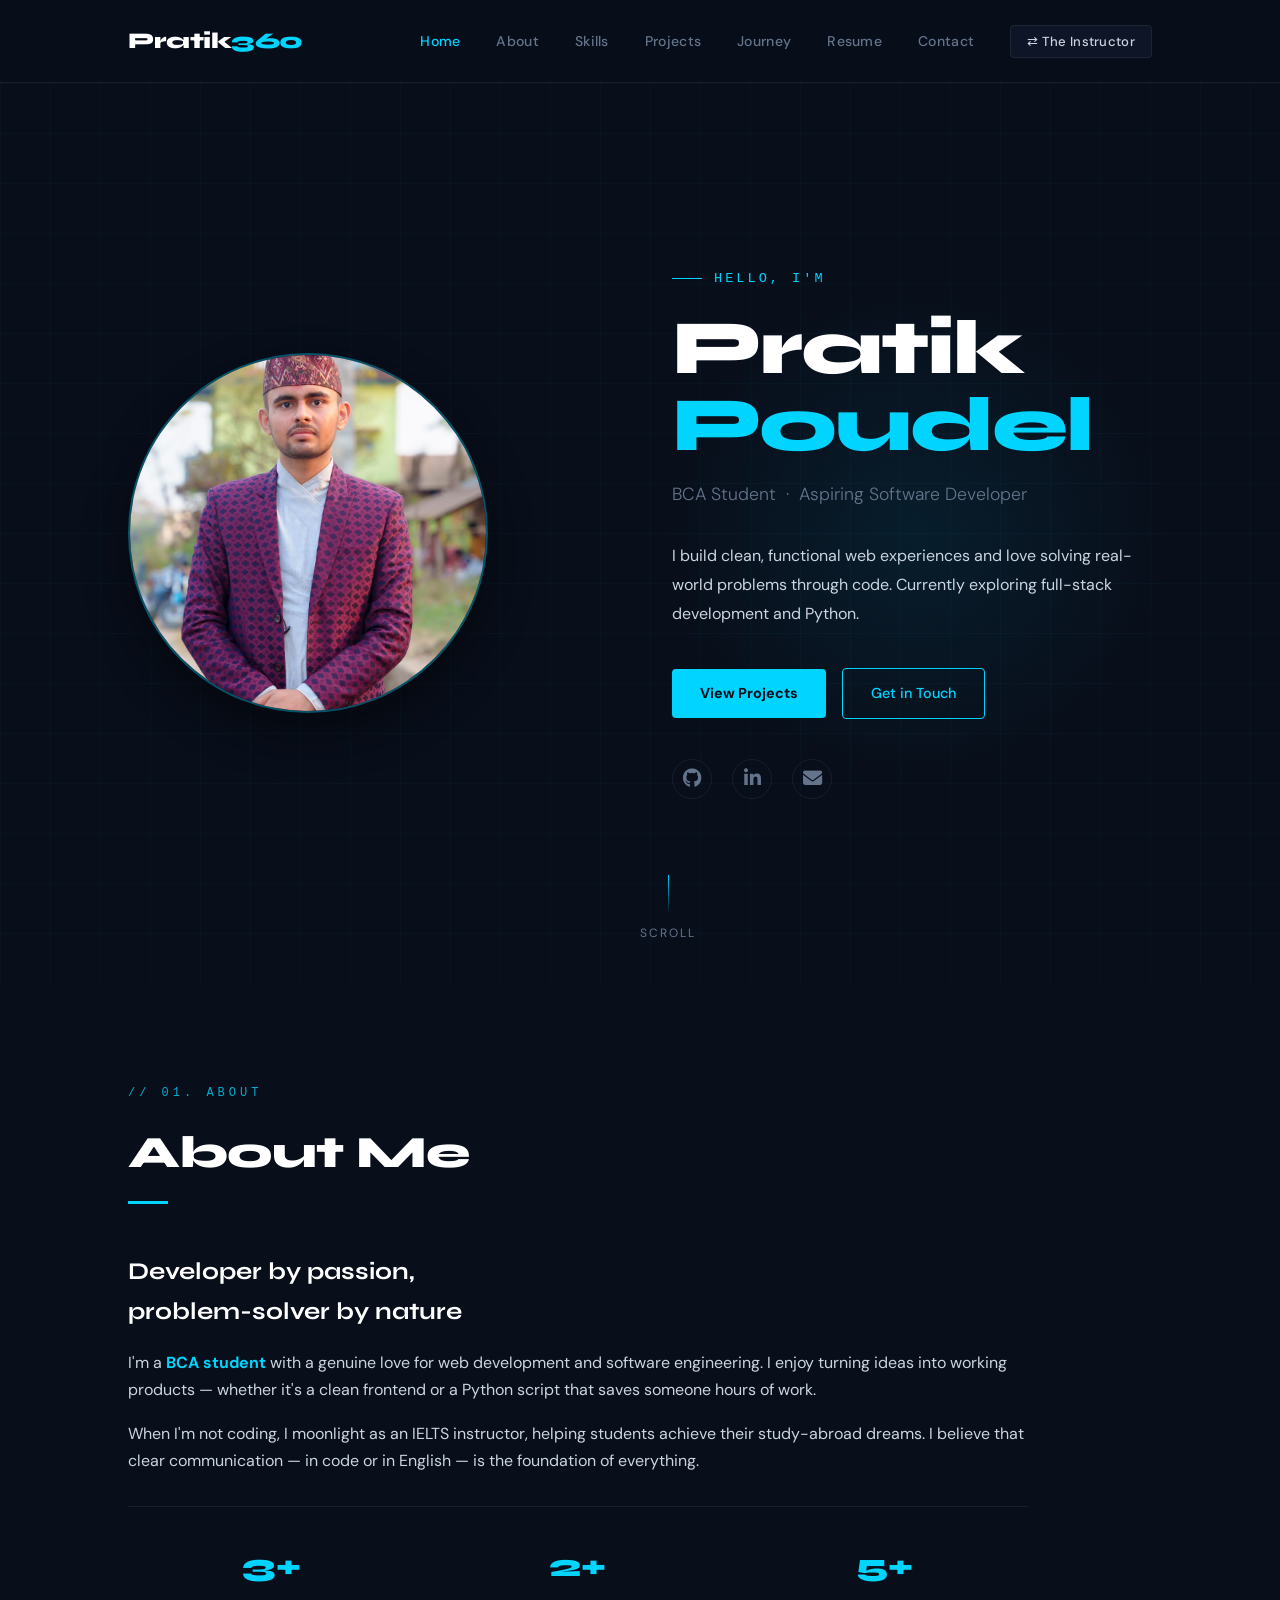
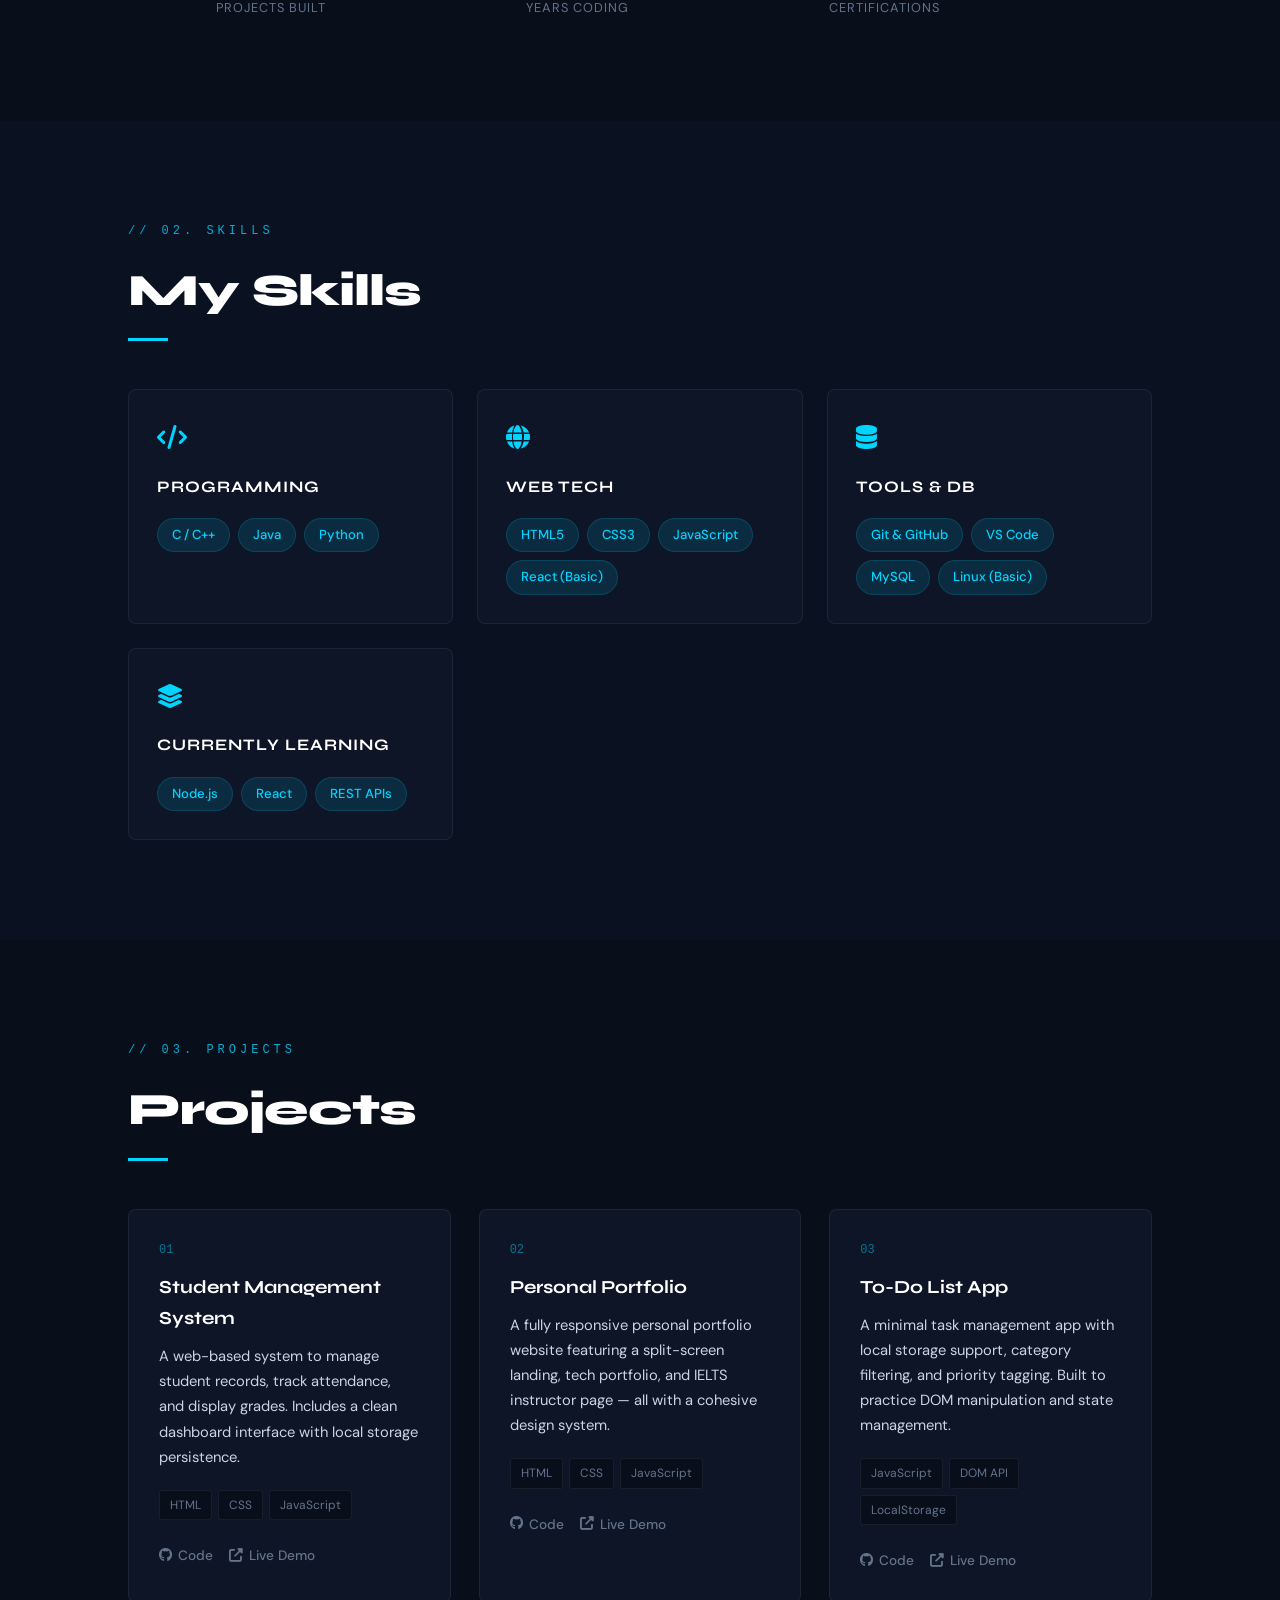
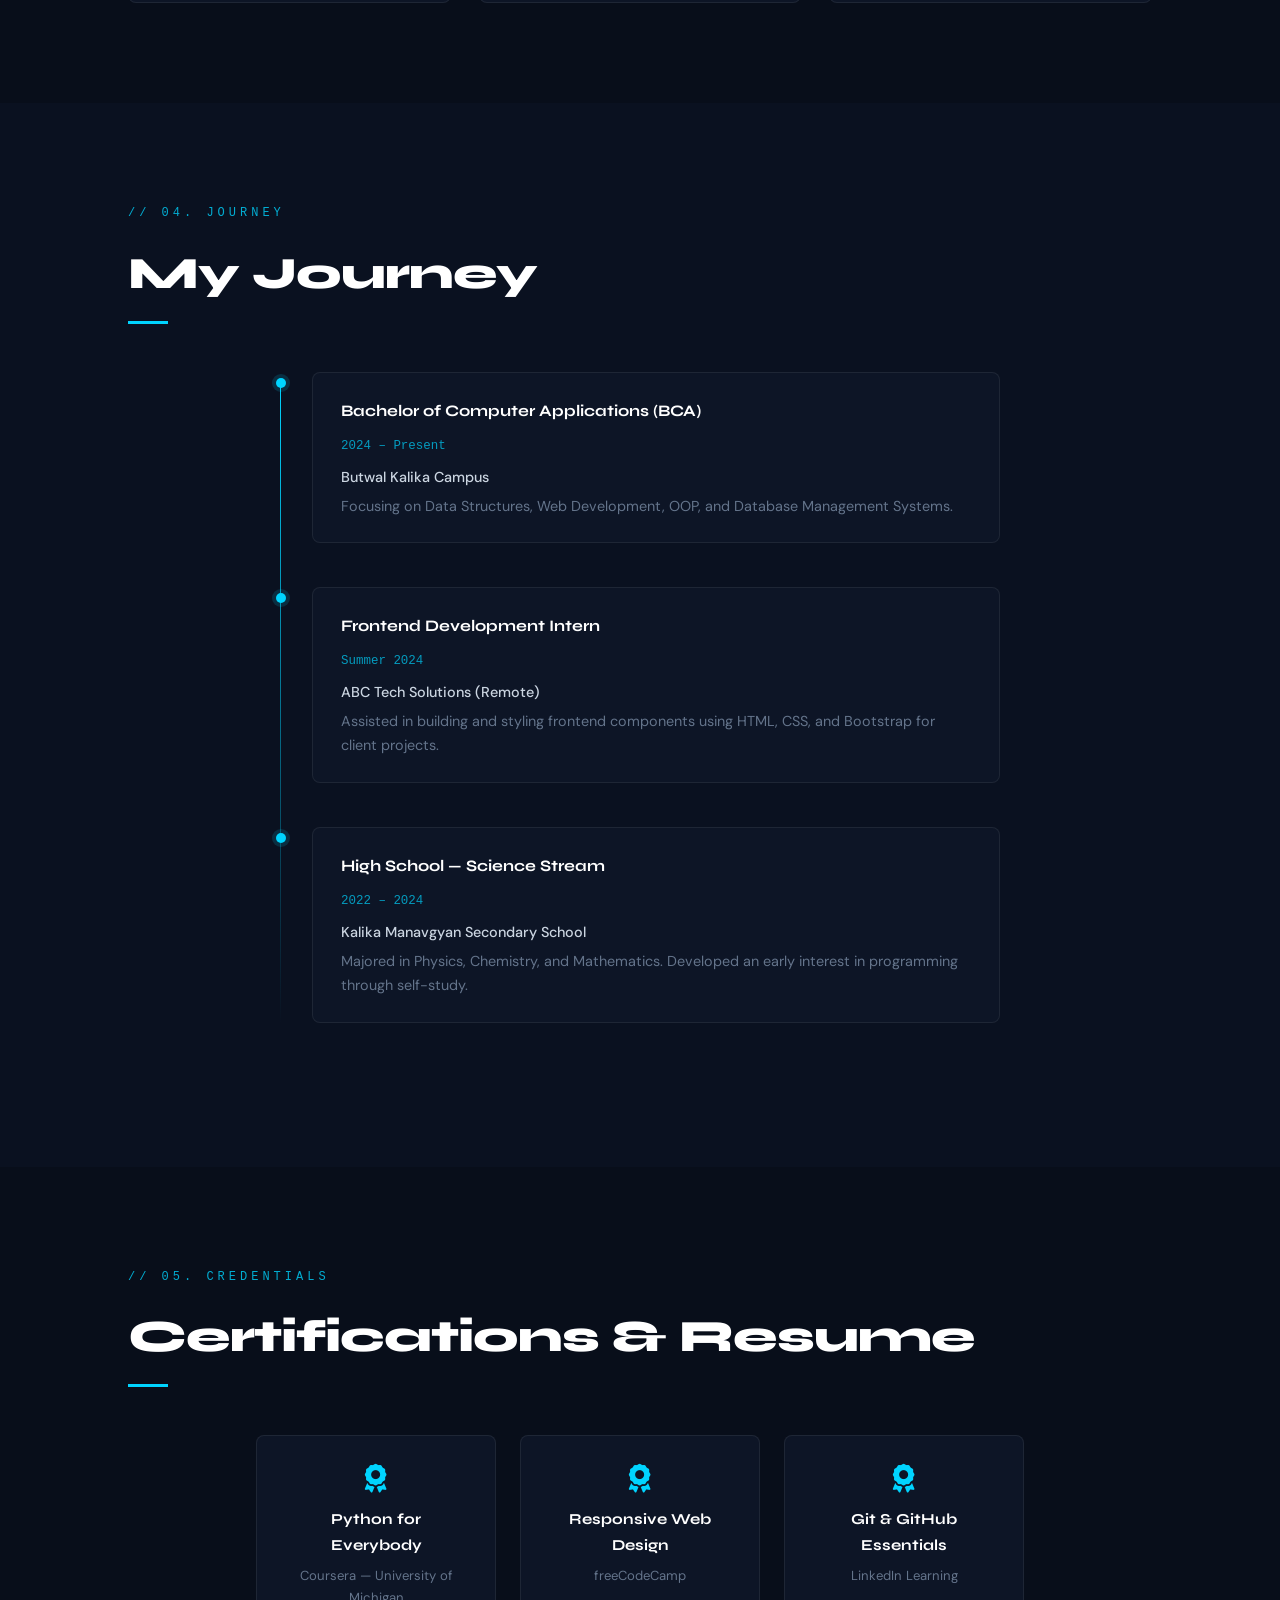
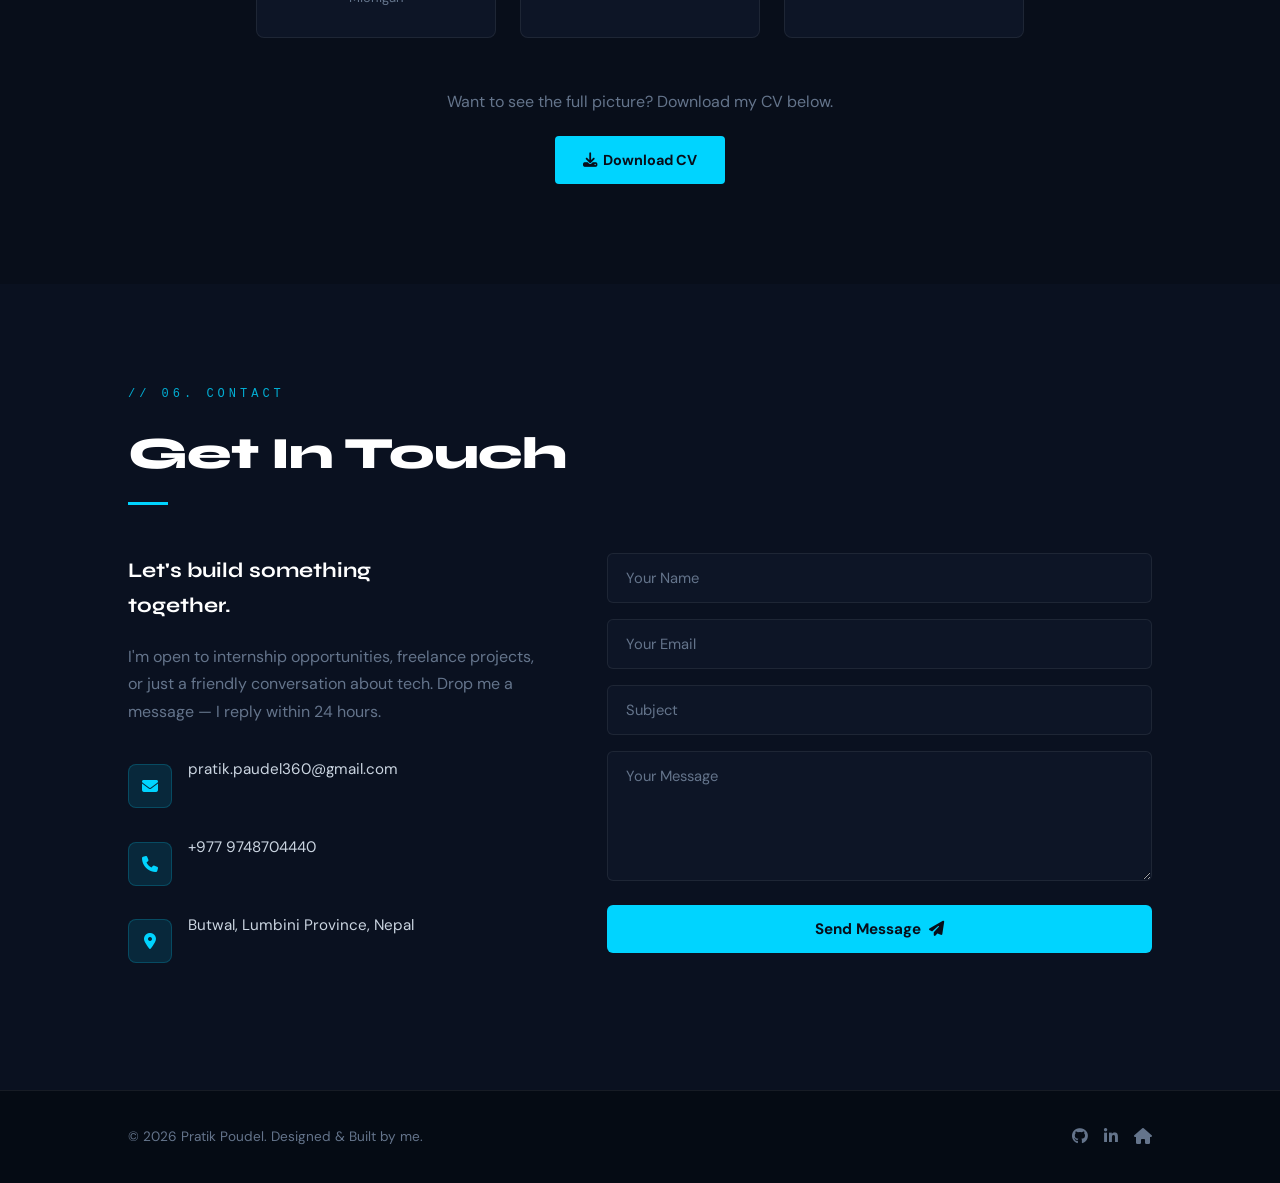
<file: tech.html>
<!DOCTYPE html>
<html lang="en">
<head>
    <meta charset="UTF-8">
    <meta name="viewport" content="width=device-width, initial-scale=1.0">
    <title>Pratik Poudel | Developer Portfolio</title>
    <link rel="stylesheet" href="style.css">
    <link rel="stylesheet" href="https://cdnjs.cloudflare.com/ajax/libs/font-awesome/6.4.0/css/all.min.css">
    <link href="https://fonts.googleapis.com/css2?family=Syne:wght@400;700;800&family=DM+Sans:wght@300;400;500&display=swap" rel="stylesheet">
</head>
<body>

    <nav class="navbar">
        <div class="logo">Pratik<span>360</span></div>
        <ul class="nav-links">
            <li><a href="#home">Home</a></li>
            <li><a href="#about">About</a></li>
            <li><a href="#skills">Skills</a></li>
            <li><a href="#projects">Projects</a></li>
            <li><a href="#education">Journey</a></li>
            <li><a href="#resume">Resume</a></li>
            <li><a href="#contact">Contact</a></li>
            <li><a href="index.html" class="back-btn">⇄ The Instructor</a></li>
        </ul>
        <div class="hamburger"><i class="fas fa-bars"></i></div>
    </nav>

    <!-- Hero -->
    <section id="home" class="hero">
        <div class="hero-bg-grid"></div>
        <div class="hero-glow"></div>
        <div class="hero-content">
            <p class="hero-greeting">Hello, I'm</p>
            <h1>Pratik<br><span>Poudel</span></h1>
            <p class="hero-role">BCA Student &nbsp;·&nbsp; Aspiring Software Developer</p>
            <p class="hero-desc">I build clean, functional web experiences and love solving real-world problems through code. Currently exploring full-stack development and Python.</p>
            <div class="cta-buttons">
                <a href="#projects" class="btn primary-btn">View Projects</a>
                <a href="#contact" class="btn secondary-btn">Get in Touch</a>
            </div>
            <div class="socials">
                <a href="#" aria-label="GitHub"><i class="fab fa-github"></i></a>
                <a href="#" aria-label="LinkedIn"><i class="fab fa-linkedin-in"></i></a>
                <a href="mailto:pratik.paudel360@gmail.com" aria-label="Email"><i class="fas fa-envelope"></i></a>
            </div>
        </div>
        <div class="hero-photo">
            <img src="Pratik.jpg" alt="Pratik Poudel">
        </div>
        <div class="scroll-hint">
            <div class="scroll-line"></div>
            <span>scroll</span>
        </div>
    </section>

    <!-- About -->
    <section id="about" class="section">
        <span class="section-label">// 01. about</span>
        <h2 class="section-title">About Me</h2>
        <div class="about-container">
            <div class="about-text">
                <h3>Developer by passion,<br>problem-solver by nature</h3>
                <p>I'm a <strong style="color: var(--primary)">BCA student</strong> with a genuine love for web development and software engineering. I enjoy turning ideas into working products — whether it's a clean frontend or a Python script that saves someone hours of work.</p>
                <p>When I'm not coding, I moonlight as an IELTS instructor, helping students achieve their study-abroad dreams. I believe that clear communication — in code or in English — is the foundation of everything.</p>

                <div class="about-stats">
                    <div class="stat-item">
                        <span class="stat-num">3+</span>
                        <span class="stat-label">Projects Built</span>
                    </div>
                    <div class="stat-item">
                        <span class="stat-num">2+</span>
                        <span class="stat-label">Years Coding</span>
                    </div>
                    <div class="stat-item">
                        <span class="stat-num">5+</span>
                        <span class="stat-label">Certifications</span>
                    </div>
                </div>
            </div>
        </div>
    </section>

    <!-- Skills -->
    <section id="skills" class="section bg-alt">
        <span class="section-label">// 02. skills</span>
        <h2 class="section-title">My Skills</h2>
        <div class="skills-container">

            <div class="skill-category">
                <div class="skill-category-icon"><i class="fas fa-code"></i></div>
                <h3>Programming</h3>
                <div class="skill-list">
                    <span class="skill-tag">C / C++</span>
                    <span class="skill-tag">Java</span>
                    <span class="skill-tag">Python</span>
                </div>
            </div>

            <div class="skill-category">
                <div class="skill-category-icon"><i class="fas fa-globe"></i></div>
                <h3>Web Tech</h3>
                <div class="skill-list">
                    <span class="skill-tag">HTML5</span>
                    <span class="skill-tag">CSS3</span>
                    <span class="skill-tag">JavaScript</span>
                    <span class="skill-tag">React (Basic)</span>
                </div>
            </div>

            <div class="skill-category">
                <div class="skill-category-icon"><i class="fas fa-database"></i></div>
                <h3>Tools & DB</h3>
                <div class="skill-list">
                    <span class="skill-tag">Git & GitHub</span>
                    <span class="skill-tag">VS Code</span>
                    <span class="skill-tag">MySQL</span>
                    <span class="skill-tag">Linux (Basic)</span>
                </div>
            </div>

            <div class="skill-category">
                <div class="skill-category-icon"><i class="fas fa-layer-group"></i></div>
                <h3>Currently Learning</h3>
                <div class="skill-list">
                    <span class="skill-tag">Node.js</span>
                    <span class="skill-tag">React</span>
                    <span class="skill-tag">REST APIs</span>
                </div>
            </div>

        </div>
    </section>

    <!-- Projects -->
    <section id="projects" class="section">
        <span class="section-label">// 03. projects</span>
        <h2 class="section-title">Projects</h2>
        <div class="projects-grid">

            <div class="project-card">
                <div class="project-number">01</div>
                <h3>Student Management System</h3>
                <p>A web-based system to manage student records, track attendance, and display grades. Includes a clean dashboard interface with local storage persistence.</p>
                <div class="tech-stack">
                    <span>HTML</span><span>CSS</span><span>JavaScript</span>
                </div>
                <div class="project-links">
                    <a href="#" target="_blank"><i class="fab fa-github"></i> Code</a>
                    <a href="#" target="_blank"><i class="fas fa-external-link-alt"></i> Live Demo</a>
                </div>
            </div>

            <div class="project-card">
                <div class="project-number">02</div>
                <h3>Personal Portfolio</h3>
                <p>A fully responsive personal portfolio website featuring a split-screen landing, tech portfolio, and IELTS instructor page — all with a cohesive design system.</p>
                <div class="tech-stack">
                    <span>HTML</span><span>CSS</span><span>JavaScript</span>
                </div>
                <div class="project-links">
                    <a href="https://github.com/protik360/Portfolio.git" target="_blank"><i class="fab fa-github"></i> Code</a>
                    <a href="https://protik360.github.io/Portfolio/index.html" target="_blank"><i class="fas fa-external-link-alt"></i> Live Demo</a>
                </div>
            </div>

            <div class="project-card">
                <div class="project-number">03</div>
                <h3>To-Do List App</h3>
                <p>A minimal task management app with local storage support, category filtering, and priority tagging. Built to practice DOM manipulation and state management.</p>
                <div class="tech-stack">
                    <span>JavaScript</span><span>DOM API</span><span>LocalStorage</span>
                </div>
                <div class="project-links">
                    <a href="#" target="_blank"><i class="fab fa-github"></i> Code</a>
                    <a href="#" target="_blank"><i class="fas fa-external-link-alt"></i> Live Demo</a>
                </div>
            </div>

        </div>
    </section>

    <!-- Education / Timeline -->
    <section id="education" class="section bg-alt">
        <span class="section-label">// 04. journey</span>
        <h2 class="section-title">My Journey</h2>
        <div class="timeline">

            <div class="timeline-item">
                <div class="timeline-content">
                    <h4>Bachelor of Computer Applications (BCA)</h4>
                    <span class="date">2024 – Present</span>
                    <p>Butwal Kalika Campus</p>
                    <p>Focusing on Data Structures, Web Development, OOP, and Database Management Systems.</p>
                </div>
            </div>

            <div class="timeline-item">
                <div class="timeline-content">
                    <h4>Frontend Development Intern</h4>
                    <span class="date">Summer 2024</span>
                    <p>ABC Tech Solutions (Remote)</p>
                    <p>Assisted in building and styling frontend components using HTML, CSS, and Bootstrap for client projects.</p>
                </div>
            </div>

            <div class="timeline-item">
                <div class="timeline-content">
                    <h4>High School — Science Stream</h4>
                    <span class="date">2022 – 2024</span>
                    <p>Kalika Manavgyan Secondary School</p>
                    <p>Majored in Physics, Chemistry, and Mathematics. Developed an early interest in programming through self-study.</p>
                </div>
            </div>

        </div>
    </section>

    <!-- Resume & Certifications -->
    <section id="resume" class="section">
        <span class="section-label">// 05. credentials</span>
        <h2 class="section-title">Certifications & Resume</h2>
        <div class="cert-container">
            <div class="cert-card">
                <i class="fas fa-award"></i>
                <h4>Python for Everybody</h4>
                <p>Coursera — University of Michigan</p>
            </div>
            <div class="cert-card">
                <i class="fas fa-award"></i>
                <h4>Responsive Web Design</h4>
                <p>freeCodeCamp</p>
            </div>
            <div class="cert-card">
                <i class="fas fa-award"></i>
                <h4>Git & GitHub Essentials</h4>
                <p>LinkedIn Learning</p>
            </div>
        </div>
        <div class="resume-download">
            <p>Want to see the full picture? Download my CV below.</p>
            <a href="CV.html" download="Pratik-Poudel-CV.html" class="btn primary-btn"><i class="fas fa-download"></i> &nbsp;Download CV</a>
        </div>
    </section>

    <!-- Contact -->
    <section id="contact" class="section bg-alt">
        <span class="section-label">// 06. contact</span>
        <h2 class="section-title">Get In Touch</h2>
        <div class="contact-container">
            <div class="contact-info">
                <h3>Let's build something<br>together.</h3>
                <p>I'm open to internship opportunities, freelance projects, or just a friendly conversation about tech. Drop me a message — I reply within 24 hours.</p>

                <div class="contact-item">
                    <div class="contact-icon"><i class="fas fa-envelope"></i></div>
                    <p>pratik.paudel360@gmail.com</p>
                </div>
                <div class="contact-item">
                    <div class="contact-icon"><i class="fas fa-phone"></i></div>
                    <p>+977 9748704440</p>
                </div>
                <div class="contact-item">
                    <div class="contact-icon"><i class="fas fa-map-marker-alt"></i></div>
                    <p>Butwal, Lumbini Province, Nepal</p>
                </div>
            </div>

            <form class="contact-form" id="contactForm">
                <input type="text" placeholder="Your Name" required>
                <input type="email" placeholder="Your Email" required>
                <input type="text" placeholder="Subject">
                <textarea rows="5" placeholder="Your Message" required></textarea>
                <button type="submit" class="btn primary-btn">Send Message &nbsp;<i class="fas fa-paper-plane"></i></button>
            </form>
        </div>
    </section>

    <footer>
        <div class="footer-inner">
            <p>&copy; <span id="year"></span> Pratik Poudel. Designed & Built by me.</p>
            <div class="socials-footer">
                <a href="#" aria-label="GitHub"><i class="fab fa-github"></i></a>
                <a href="#" aria-label="LinkedIn"><i class="fab fa-linkedin-in"></i></a>
                <a href="index.html" title="Back to home"><i class="fas fa-home"></i></a>
            </div>
        </div>
    </footer>

    <script src="script.js"></script>
</body>
</html>
</file>
<file: style.css>
/* --- Variables & Reset --- */
:root {
    --primary: #00d4ff;
    --primary-dim: rgba(0,212,255,0.12);
    --secondary: #0891b2;
    --dark: #080e1a;
    --dark-card: #0d1526;
    --dark-border: rgba(255,255,255,0.07);
    --light: #f0f6ff;
    --text: #cbd5e1;
    --text-light: #64748b;
    --white: #ffffff;
    --green: #10b981;
}

* {
    margin: 0;
    padding: 0;
    box-sizing: border-box;
    scroll-behavior: smooth;
}

body {
    background-color: var(--dark);
    color: var(--text);
    font-family: 'DM Sans', sans-serif;
    line-height: 1.7;
}

a { text-decoration: none; color: inherit; }
ul { list-style: none; }

/* --- Scrollbar --- */
::-webkit-scrollbar { width: 4px; }
::-webkit-scrollbar-track { background: var(--dark); }
::-webkit-scrollbar-thumb { background: var(--primary); border-radius: 2px; }

/* --- Utility --- */
.section { padding: 100px 10%; }
.bg-alt { background-color: #0a1120; }

.section-label {
    font-family: 'Courier New', monospace;
    font-size: 0.75rem;
    color: var(--primary);
    letter-spacing: 4px;
    text-transform: uppercase;
    display: block;
    margin-bottom: 12px;
    opacity: 0.8;
}

.section-title {
    font-family: 'Syne', sans-serif;
    font-size: clamp(2rem, 4vw, 2.8rem);
    font-weight: 800;
    color: var(--white);
    margin-bottom: 60px;
    letter-spacing: -1px;
    position: relative;
    display: inline-block;
}

.section-title::after {
    content: '';
    width: 40px;
    height: 3px;
    background: var(--primary);
    position: absolute;
    bottom: -12px;
    left: 0;
}

.btn {
    padding: 12px 28px;
    font-weight: 500;
    font-size: 0.9rem;
    transition: all 0.3s ease;
    display: inline-block;
    cursor: pointer;
    font-family: 'DM Sans', sans-serif;
}

.primary-btn {
    background: var(--primary);
    color: var(--dark);
    border: none;
    font-weight: 700;
    border-radius: 4px;
}
.primary-btn:hover {
    background: white;
    transform: translateY(-2px);
    box-shadow: 0 8px 25px rgba(0,212,255,0.3);
}

.secondary-btn {
    border: 1.5px solid var(--primary);
    color: var(--primary);
    border-radius: 4px;
    margin-left: 12px;
}
.secondary-btn:hover {
    background: var(--primary-dim);
    transform: translateY(-2px);
}

/* --- Navbar --- */
.navbar {
    display: flex;
    justify-content: space-between;
    align-items: center;
    padding: 22px 10%;
    background: rgba(8, 14, 26, 0.9);
    backdrop-filter: blur(12px);
    color: var(--white);
    position: sticky;
    top: 0;
    z-index: 1000;
    border-bottom: 1px solid var(--dark-border);
}

.logo {
    font-family: 'Syne', sans-serif;
    font-size: 1.4rem;
    font-weight: 800;
    letter-spacing: -0.5px;
    color: white;
}
.logo span { color: var(--primary); }

.nav-links { display: flex; gap: 36px; align-items: center; }

.nav-links a {
    font-size: 0.88rem;
    color: var(--text-light);
    transition: color 0.2s;
    font-weight: 500;
    letter-spacing: 0.3px;
}
.nav-links a:hover { color: var(--primary); }

.back-btn {
    background: var(--dark-card);
    border: 1px solid var(--dark-border);
    color: var(--text) !important;
    padding: 7px 16px;
    border-radius: 4px;
    font-size: 0.82rem !important;
    transition: border-color 0.2s !important;
}
.back-btn:hover { border-color: var(--primary) !important; color: var(--primary) !important; }

.hamburger { display: none; cursor: pointer; color: white; font-size: 1.4rem; }

/* --- Hero --- */
.hero {
    min-height: 100vh;
    background: var(--dark);
    display: flex;
    justify-content: space-between;
    gap: 56px;
    align-items: center;
    text-align: left;
    position: relative;
    overflow: hidden;
    padding: 0 10%;
}

.hero-bg-grid {
    position: absolute;
    inset: 0;
    background-image:
        linear-gradient(rgba(0,212,255,0.03) 1px, transparent 1px),
        linear-gradient(90deg, rgba(0,212,255,0.03) 1px, transparent 1px);
    background-size: 50px 50px;
}

.hero-glow {
    position: absolute;
    width: 600px;
    height: 600px;
    background: radial-gradient(circle, rgba(0,212,255,0.08) 0%, transparent 60%);
    top: 50%;
    right: 5%;
    transform: translateY(-50%);
    border-radius: 50%;
    pointer-events: none;
}

.hero-content { position: relative; z-index: 2; max-width: 700px; margin-left: auto; }

.hero-photo {
    position: relative;
    flex-shrink: 0;
    order: -1;
    width: min(32vw, 360px);
    aspect-ratio: 1;
    border-radius: 50%;
    overflow: hidden;
    border: 2px solid rgba(0,212,255,0.35);
    box-shadow: 0 20px 45px rgba(0, 0, 0, 0.45);
    z-index: 2;
}

.hero-photo img {
    width: 100%;
    height: 100%;
    object-fit: cover;
    display: block;
}

.hero-greeting {
    font-family: 'Courier New', monospace;
    font-size: 0.85rem;
    color: var(--primary);
    letter-spacing: 3px;
    text-transform: uppercase;
    display: flex;
    align-items: center;
    gap: 12px;
    margin-bottom: 20px;
    opacity: 0;
    animation: fadeUp 0.6s ease forwards 0.2s;
}

.hero-greeting::before {
    content: '';
    width: 30px;
    height: 1px;
    background: var(--primary);
}

.hero h1 {
    font-family: 'Syne', sans-serif;
    font-size: clamp(3rem, 6vw, 5rem);
    font-weight: 800;
    color: var(--white);
    line-height: 1.0;
    letter-spacing: -2px;
    margin-bottom: 16px;
    opacity: 0;
    animation: fadeUp 0.6s ease forwards 0.35s;
}

.hero h1 span { color: var(--primary); }

.hero-role {
    font-size: 1.1rem;
    color: var(--text-light);
    margin-bottom: 32px;
    font-weight: 300;
    opacity: 0;
    animation: fadeUp 0.6s ease forwards 0.5s;
}

.hero-desc {
    font-size: 1rem;
    color: var(--text);
    max-width: 480px;
    margin-bottom: 40px;
    line-height: 1.8;
    opacity: 0;
    animation: fadeUp 0.6s ease forwards 0.65s;
}

.cta-buttons {
    opacity: 0;
    animation: fadeUp 0.6s ease forwards 0.8s;
}

.socials {
    margin-top: 40px;
    display: flex;
    gap: 20px;
    opacity: 0;
    animation: fadeUp 0.6s ease forwards 0.95s;
}

.socials a {
    color: var(--text-light);
    font-size: 1.2rem;
    transition: all 0.2s;
    width: 40px;
    height: 40px;
    border: 1px solid var(--dark-border);
    border-radius: 50%;
    display: flex;
    align-items: center;
    justify-content: center;
}
.socials a:hover {
    color: var(--primary);
    border-color: var(--primary);
    transform: translateY(-3px);
}

.scroll-hint {
    position: absolute;
    bottom: 40px;
    left: 50%;
    transform: translateX(-50%);
    display: flex;
    flex-direction: column;
    align-items: center;
    gap: 8px;
    color: var(--text-light);
    font-size: 0.75rem;
    letter-spacing: 2px;
    text-transform: uppercase;
    opacity: 0;
    animation: fadeUp 0.6s ease forwards 1.2s;
}

.scroll-line {
    width: 1px;
    height: 40px;
    background: linear-gradient(to bottom, var(--primary), transparent);
    animation: scrollPulse 1.8s ease infinite;
}

@keyframes scrollPulse {
    0%, 100% { opacity: 0.3; transform: scaleY(1); }
    50% { opacity: 1; transform: scaleY(0.6); }
}

/* --- About --- */
.about-container {
    display: grid;
    grid-template-columns: 1fr;
    align-items: center;
    max-width: 900px;
}

.about-img-wrap {
    position: relative;
    width: 100%;
    max-width: 320px;
    aspect-ratio: 1;
    border-radius: 50%;
    overflow: hidden;
}

.about-img-wrap img {
    width: 100%;
    height: 100%;
    object-fit: cover;
    display: block;
    filter: grayscale(20%);
    transition: filter 0.3s;
    border-radius: 50%;

}
.about-img-wrap img:hover { filter: grayscale(0); }

.about-img-wrap::before {
    content: '';
    position: absolute;
    inset: -8px;
    border: 1px solid var(--primary);
    border-radius: 50%;
    opacity: 0.3;
    top: 8px;
    left: 8px;
    right: -8px;
    bottom: -8px;
    pointer-events: none;
}

.about-text h3 {
    font-family: 'Syne', sans-serif;
    font-size: 1.5rem;
    font-weight: 700;
    color: white;
    margin-bottom: 16px;
}

.about-text p { color: var(--text); margin-bottom: 16px; }

.about-stats {
    display: grid;
    grid-template-columns: repeat(3, 1fr);
    gap: 20px;
    margin-top: 32px;
    padding-top: 32px;
    border-top: 1px solid var(--dark-border);
}

.stat-item { text-align: center; }
.stat-num {
    font-family: 'Syne', sans-serif;
    font-size: 2rem;
    font-weight: 800;
    color: var(--primary);
    display: block;
}
.stat-label { font-size: 0.8rem; color: var(--text-light); letter-spacing: 1px; text-transform: uppercase; }

/* --- Skills --- */
.skills-container {
    display: grid;
    grid-template-columns: repeat(auto-fit, minmax(260px, 1fr));
    gap: 24px;
}

.skill-category {
    background: var(--dark-card);
    padding: 28px;
    border: 1px solid var(--dark-border);
    border-radius: 8px;
    transition: border-color 0.3s, transform 0.3s;
}
.skill-category:hover {
    border-color: rgba(0,212,255,0.3);
    transform: translateY(-4px);
}

.skill-category-icon {
    font-size: 1.5rem;
    color: var(--primary);
    margin-bottom: 14px;
}

.skill-category h3 {
    font-family: 'Syne', sans-serif;
    font-size: 1rem;
    font-weight: 700;
    color: white;
    margin-bottom: 18px;
    text-transform: uppercase;
    letter-spacing: 1px;
}

.skill-list { display: flex; flex-wrap: wrap; gap: 8px; }

.skill-tag {
    background: var(--primary-dim);
    color: var(--primary);
    padding: 5px 14px;
    border-radius: 20px;
    font-size: 0.82rem;
    font-weight: 500;
    border: 1px solid rgba(0,212,255,0.15);
    transition: background 0.2s;
}
.skill-tag:hover { background: rgba(0,212,255,0.2); }

/* --- Projects --- */
.projects-grid {
    display: grid;
    grid-template-columns: repeat(auto-fit, minmax(320px, 1fr));
    gap: 28px;
}

.project-card {
    background: var(--dark-card);
    padding: 30px;
    border: 1px solid var(--dark-border);
    border-radius: 8px;
    transition: all 0.3s ease;
    position: relative;
    overflow: hidden;
}

.project-card::before {
    content: '';
    position: absolute;
    top: 0;
    left: 0;
    right: 0;
    height: 2px;
    background: linear-gradient(90deg, var(--primary), transparent);
    opacity: 0;
    transition: opacity 0.3s;
}

.project-card:hover {
    transform: translateY(-6px);
    border-color: rgba(0,212,255,0.2);
    box-shadow: 0 20px 40px rgba(0,0,0,0.4);
}
.project-card:hover::before { opacity: 1; }

.project-number {
    font-family: 'Courier New', monospace;
    font-size: 0.75rem;
    color: var(--primary);
    opacity: 0.5;
    margin-bottom: 12px;
}

.project-card h3 {
    font-family: 'Syne', sans-serif;
    font-size: 1.15rem;
    font-weight: 700;
    color: white;
    margin-bottom: 10px;
}

.project-card p { font-size: 0.92rem; color: var(--text); margin-bottom: 20px; }

.tech-stack { display: flex; flex-wrap: wrap; gap: 6px; margin-bottom: 24px; }

.tech-stack span {
    font-size: 0.75rem;
    background: var(--dark);
    color: var(--text-light);
    padding: 4px 10px;
    border-radius: 3px;
    border: 1px solid var(--dark-border);
}

.project-links { display: flex; gap: 16px; }

.project-links a {
    color: var(--text-light);
    font-size: 0.85rem;
    font-weight: 500;
    display: flex;
    align-items: center;
    gap: 6px;
    transition: color 0.2s;
}
.project-links a:hover { color: var(--primary); }

/* --- Timeline --- */
.timeline {
    max-width: 720px;
    margin: 0 auto;
    position: relative;
    padding-left: 32px;
}

.timeline::before {
    content: '';
    position: absolute;
    left: 0;
    top: 8px;
    bottom: 0;
    width: 1px;
    background: linear-gradient(to bottom, var(--primary), transparent);
}

.timeline-item {
    margin-bottom: 44px;
    position: relative;
}

.timeline-item::before {
    content: '';
    width: 10px;
    height: 10px;
    background: var(--primary);
    border-radius: 50%;
    position: absolute;
    left: -36px;
    top: 6px;
    box-shadow: 0 0 0 4px rgba(0,212,255,0.15);
}

.timeline-content {
    background: var(--dark-card);
    padding: 24px 28px;
    border: 1px solid var(--dark-border);
    border-radius: 8px;
    transition: border-color 0.3s;
}
.timeline-content:hover { border-color: rgba(0,212,255,0.25); }

.timeline-content h4 {
    font-family: 'Syne', sans-serif;
    font-size: 1rem;
    font-weight: 700;
    color: white;
    margin-bottom: 6px;
}

.date {
    font-family: 'Courier New', monospace;
    font-size: 0.78rem;
    color: var(--primary);
    display: inline-block;
    margin-bottom: 8px;
    opacity: 0.7;
}

.timeline-content p { font-size: 0.9rem; color: var(--text-light); }
.timeline-content p:first-of-type { color: var(--text); margin-bottom: 4px; font-weight: 500; }

/* --- Certifications --- */
.cert-container {
    display: flex;
    justify-content: center;
    gap: 24px;
    flex-wrap: wrap;
    margin-bottom: 50px;
}

.cert-card {
    background: var(--dark-card);
    border: 1px solid var(--dark-border);
    padding: 28px 32px;
    text-align: center;
    border-radius: 8px;
    width: 240px;
    transition: all 0.3s;
}
.cert-card:hover {
    border-color: rgba(0,212,255,0.3);
    transform: translateY(-4px);
}

.cert-card i { font-size: 1.8rem; color: var(--primary); margin-bottom: 14px; display: block; }
.cert-card h4 { font-family: 'Syne', sans-serif; font-weight: 700; color: white; margin-bottom: 6px; font-size: 0.95rem; }
.cert-card p { font-size: 0.82rem; color: var(--text-light); }

.resume-download { text-align: center; }
.resume-download p { color: var(--text-light); margin-bottom: 20px; }

/* --- Contact --- */
.contact-container {
    display: grid;
    grid-template-columns: 1fr 1.3fr;
    gap: 60px;
    align-items: start;
}

.contact-info h3 {
    font-family: 'Syne', sans-serif;
    font-size: 1.3rem;
    font-weight: 700;
    color: white;
    margin-bottom: 20px;
}

.contact-info p { color: var(--text-light); margin-bottom: 32px; }

.contact-item {
    display: flex;
    align-items: center;
    gap: 16px;
    margin-bottom: 20px;
}

.contact-icon {
    width: 44px;
    height: 44px;
    background: var(--primary-dim);
    border: 1px solid rgba(0,212,255,0.2);
    border-radius: 8px;
    display: flex;
    align-items: center;
    justify-content: center;
    color: var(--primary);
    flex-shrink: 0;
}

.contact-item p { color: var(--text); font-size: 0.95rem; }

.contact-form input,
.contact-form textarea {
    width: 100%;
    padding: 14px 18px;
    margin-bottom: 16px;
    background: var(--dark-card);
    border: 1px solid var(--dark-border);
    border-radius: 6px;
    color: var(--white);
    font-family: 'DM Sans', sans-serif;
    font-size: 0.92rem;
    transition: border-color 0.2s;
}

.contact-form input:focus,
.contact-form textarea:focus {
    outline: none;
    border-color: var(--primary);
}

.contact-form input::placeholder,
.contact-form textarea::placeholder { color: var(--text-light); }

.contact-form button {
    width: 100%;
    padding: 14px;
    background: var(--primary);
    color: var(--dark);
    border: none;
    border-radius: 6px;
    font-weight: 700;
    font-size: 0.95rem;
    cursor: pointer;
    font-family: 'DM Sans', sans-serif;
    transition: all 0.3s;
}
.contact-form button:hover {
    background: white;
    transform: translateY(-2px);
    box-shadow: 0 8px 25px rgba(0,212,255,0.25);
}

/* --- Footer --- */
footer {
    background: #050b14;
    color: var(--text-light);
    text-align: center;
    padding: 32px 10%;
    border-top: 1px solid var(--dark-border);
}

.footer-inner {
    display: flex;
    justify-content: space-between;
    align-items: center;
    flex-wrap: wrap;
    gap: 16px;
}

.footer-inner p { font-size: 0.85rem; }

.socials-footer { display: flex; gap: 16px; }
.socials-footer a {
    color: var(--text-light);
    font-size: 1rem;
    transition: color 0.2s;
}
.socials-footer a:hover { color: var(--primary); }

/* --- Animations --- */
@keyframes fadeUp {
    from { opacity: 0; transform: translateY(24px); }
    to { opacity: 1; transform: translateY(0); }
}

/* --- Responsive --- */
@media (max-width: 900px) {
    .hero-photo {
        position: static;
        transform: none;
        margin-top: 28px;
        width: min(55vw, 280px);
    }
    .hero {
        flex-direction: column;
        text-align: center;
        padding-top: 90px;
        padding-bottom: 80px;
    }
    .hero-content {
        max-width: 100%;
    }
    .hero-desc {
        margin-left: auto;
        margin-right: auto;
    }
    .cta-buttons,
    .socials {
        justify-content: center;
    }
    .about-container { text-align: left; }
    .contact-container { grid-template-columns: 1fr; }
}

@media (max-width: 768px) {
    .section { padding: 70px 6%; }

    .nav-links {
        display: none;
        position: fixed;
        top: 68px;
        left: 0;
        right: 0;
        background: rgba(8,14,26,0.98);
        flex-direction: column;
        text-align: center;
        padding: 24px 0;
        border-bottom: 1px solid var(--dark-border);
        gap: 20px;
    }
    .nav-links.active { display: flex; }
    .hamburger { display: block; }

    .hero h1 { font-size: 2.8rem; }
    .about-stats { grid-template-columns: repeat(3,1fr); }
}
</file>
